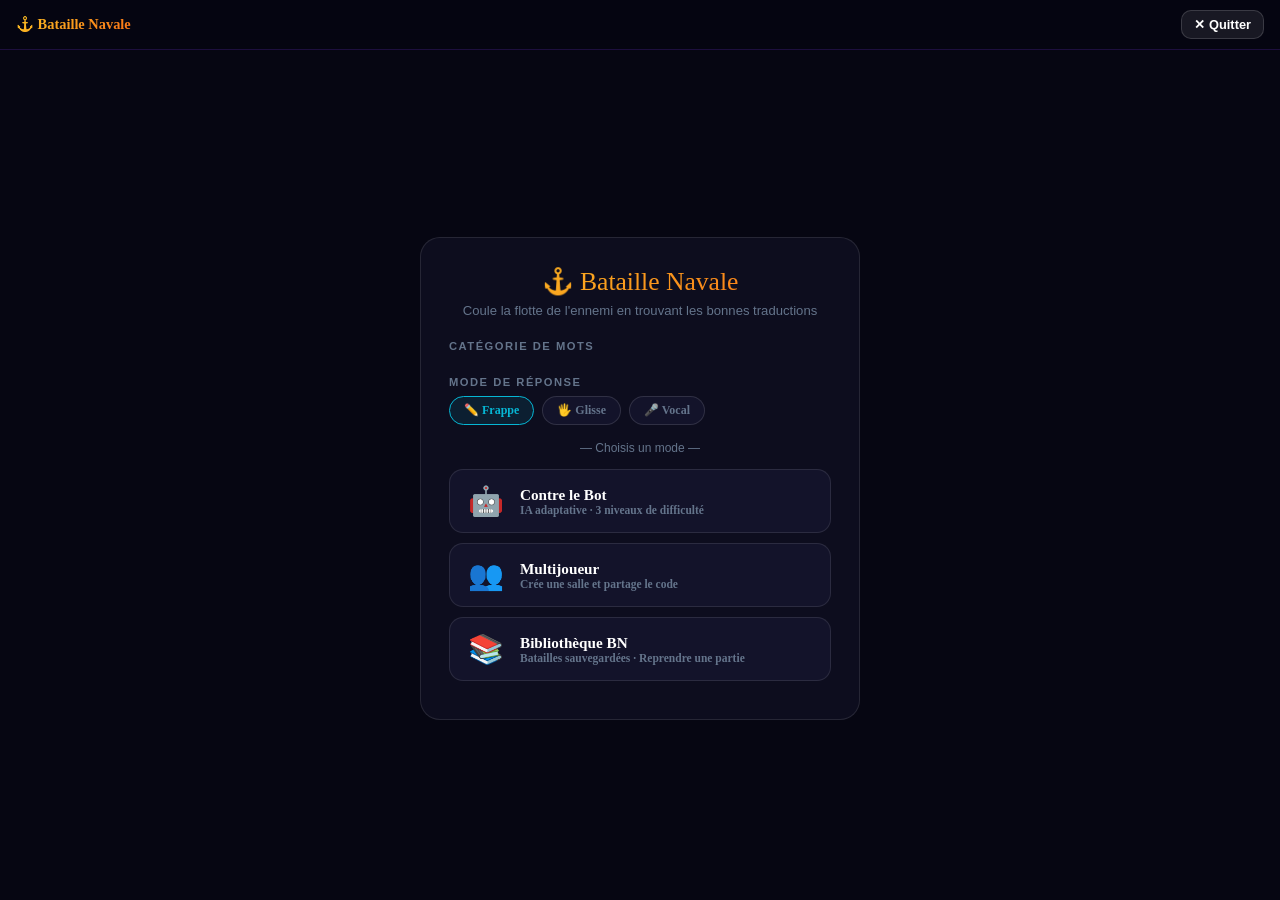
<file: bn-game.html>
<!DOCTYPE html>
<html lang="fr">
<head>
<meta charset="UTF-8">
<meta name="viewport" content="width=device-width,initial-scale=1,user-scalable=no">
<title>Bataille Navale Linguistique</title>
<style>
*{margin:0;padding:0;box-sizing:border-box;}
:root{
  --bg:#060612;--card:#0d0d1e;--card2:#13132a;
  --accent:#7c3aed;--accent2:#ec4899;--accent3:#06b6d4;--accent4:#fbbf24;
  --green:#10b981;--red:#ef4444;--muted:#64748b;--text:#f1f5f9;
}
body{font-family:'Nunito',sans-serif;background:var(--bg);color:var(--text);
  min-height:100vh;display:flex;flex-direction:column;overflow:hidden;}
@import url('https://fonts.googleapis.com/css2?family=Nunito:wght@400;700;800;900&family=Cinzel+Decorative:wght@700&display=swap');

/* ── SCREENS ── */
.scr{display:none;flex-direction:column;align-items:center;
  justify-content:center;width:100%;flex:1;padding:20px;}
.scr.on{display:flex;}

/* ── TOP BAR ── */
.top-bar{position:fixed;top:0;left:0;right:0;z-index:100;
  background:rgba(6,6,18,.9);backdrop-filter:blur(12px);
  border-bottom:1px solid rgba(124,58,237,.2);
  display:flex;align-items:center;gap:12px;padding:10px 16px;}
.top-title{font-family:'Cinzel Decorative',serif;font-size:.9rem;font-weight:700;
  background:linear-gradient(135deg,#fbbf24,#f97316);
  -webkit-background-clip:text;-webkit-text-fill-color:transparent;}
.top-bar-right{margin-left:auto;display:flex;gap:8px;align-items:center;}
.btn-close{background:rgba(255,255,255,.08);border:1px solid rgba(255,255,255,.15);
  border-radius:10px;padding:6px 12px;color:#fff;cursor:pointer;font-size:.8rem;font-weight:800;}

/* ── LOBBY ── */
.lobby-card{background:var(--card);border:1px solid rgba(255,255,255,.1);
  border-radius:20px;padding:28px;width:100%;max-width:440px;margin-top:56px;}
.lobby-title{font-family:'Cinzel Decorative',serif;font-size:1.6rem;
  text-align:center;margin-bottom:6px;
  background:linear-gradient(135deg,#fbbf24,#f97316);
  -webkit-background-clip:text;-webkit-text-fill-color:transparent;}
.lobby-sub{text-align:center;color:var(--muted);font-size:.82rem;margin-bottom:22px;}
.mode-btn{width:100%;padding:14px;border-radius:14px;border:1px solid rgba(255,255,255,.1);
  background:var(--card2);color:#fff;font-family:'Nunito';font-weight:900;
  font-size:.95rem;cursor:pointer;display:flex;align-items:center;gap:12px;
  margin-bottom:10px;transition:all .2s;}
.mode-btn:hover{border-color:var(--accent);background:rgba(124,58,237,.1);}
.mode-btn .mb-icon{font-size:1.8rem;width:44px;flex-shrink:0;}
.mode-btn .mb-text{text-align:left;}
.mode-btn .mb-label{font-size:.95rem;}
.mode-btn .mb-desc{font-size:.72rem;color:var(--muted);}
.divider{text-align:center;color:var(--muted);font-size:.75rem;margin:14px 0;}
.category-picker{display:flex;gap:8px;flex-wrap:wrap;justify-content:center;margin-bottom:16px;}
.cat-btn{padding:6px 14px;border-radius:20px;border:1px solid rgba(255,255,255,.12);
  background:var(--card2);color:var(--muted);font-family:'Nunito';font-weight:800;
  font-size:.75rem;cursor:pointer;transition:all .15s;}
.cat-btn.active{border-color:var(--accent3);color:var(--accent3);background:rgba(6,182,212,.1);}

/* ── GAME BOARD ── */
#scr-game{padding:60px 8px 8px;justify-content:flex-start;}
.game-wrap{display:flex;gap:12px;width:100%;max-width:900px;
  flex-direction:column;align-items:center;}

/* Boards */
.boards-row{display:flex;gap:16px;width:100%;justify-content:center;flex-wrap:wrap;}
.board-panel{display:flex;flex-direction:column;align-items:center;gap:6px;}
.board-title{font-size:.72rem;font-weight:900;letter-spacing:2px;text-transform:uppercase;
  color:var(--muted);}
.board-wrap{position:relative;}

/* Grid */
.bn-grid{display:grid;border:1px solid rgba(255,255,255,.15);border-radius:10px;overflow:hidden;}
.bn-grid .header-row{background:rgba(255,255,255,.05);font-size:.65rem;font-weight:900;
  color:var(--muted);display:flex;align-items:center;justify-content:center;
  padding:4px;}
.bn-cell{width:44px;height:44px;border:1px solid rgba(255,255,255,.06);
  display:flex;align-items:center;justify-content:center;
  font-size:.65rem;font-weight:800;cursor:pointer;
  transition:all .15s;position:relative;color:var(--muted);}
.bn-cell:hover{background:rgba(124,58,237,.15);}
.bn-cell.ship{background:rgba(124,58,237,.2)!important;}
.bn-cell.ship-selected{background:rgba(124,58,237,.4)!important;border-color:var(--accent);}
.bn-cell.hit{background:rgba(239,68,68,.3);color:#ef4444;}
.bn-cell.miss{background:rgba(100,116,139,.1);color:rgba(255,255,255,.2);}
.bn-cell.hit::after{content:'💥';font-size:1.1rem;}
.bn-cell.miss::after{content:'·';font-size:1.4rem;}
.bn-cell.sunk{background:rgba(239,68,68,.5)!important;border-color:#ef4444;}

/* Question panel */
.question-panel{background:var(--card);border:1px solid rgba(255,255,255,.1);
  border-radius:16px;padding:16px;width:100%;max-width:500px;}
.qp-label{font-size:.65rem;font-weight:900;letter-spacing:2px;text-transform:uppercase;
  color:var(--accent3);margin-bottom:8px;}
.qp-word{font-size:1.4rem;font-weight:900;margin-bottom:12px;color:#fff;}
.qp-coord{font-size:.78rem;color:var(--muted);margin-bottom:10px;}

/* Answer modes */
.ans-fill input{width:100%;background:rgba(255,255,255,.06);
  border:1.5px solid rgba(255,255,255,.12);border-radius:10px;
  padding:10px 14px;font-family:'Nunito';font-size:.95rem;font-weight:700;
  color:var(--text);outline:none;}
.ans-fill input:focus{border-color:var(--accent3);}
.ans-drag{min-height:50px;border:2px dashed rgba(255,255,255,.15);border-radius:10px;
  display:flex;align-items:center;justify-content:center;
  color:var(--muted);font-size:.82rem;transition:all .2s;}
.ans-drag.drag-over{border-color:var(--accent3);background:rgba(6,182,212,.08);}
.drag-chips{display:flex;gap:8px;flex-wrap:wrap;margin-bottom:10px;}
.drag-chip{padding:8px 16px;background:var(--card2);border:1px solid rgba(255,255,255,.15);
  border-radius:20px;font-weight:800;font-size:.82rem;cursor:grab;
  transition:all .15s;user-select:none;}
.drag-chip:active{cursor:grabbing;transform:scale(1.05);}
.drag-chip.used{opacity:.3;cursor:not-allowed;}
.ans-speak .mic-btn{width:64px;height:64px;border-radius:50%;border:none;
  background:linear-gradient(135deg,var(--accent),var(--accent2));
  font-size:1.6rem;cursor:pointer;margin:0 auto;display:block;
  box-shadow:0 0 0 0 rgba(124,58,237,.4);transition:all .2s;}
.ans-speak .mic-btn.listening{animation:micPulse 1s ease-in-out infinite;
  background:linear-gradient(135deg,#ef4444,#f97316);}
@keyframes micPulse{
  0%{box-shadow:0 0 0 0 rgba(239,68,68,.5);}
  70%{box-shadow:0 0 0 18px rgba(239,68,68,0);}
  100%{box-shadow:0 0 0 0 rgba(239,68,68,0);}
}
.speak-status{text-align:center;font-size:.78rem;color:var(--muted);margin-top:8px;min-height:20px;}
.ans-btns{display:flex;gap:8px;margin-top:10px;}
.btn-primary{flex:1;padding:10px;border:none;border-radius:10px;
  background:linear-gradient(135deg,var(--accent),var(--accent2));
  color:#fff;font-family:'Nunito';font-weight:900;cursor:pointer;transition:all .15s;}
.btn-primary:hover{filter:brightness(1.1);}
.btn-skip{padding:10px 16px;border:1px solid rgba(255,255,255,.12);
  border-radius:10px;background:transparent;color:var(--muted);
  font-family:'Nunito';font-weight:800;cursor:pointer;}

/* HP / status bar */
.status-bar{display:flex;gap:16px;align-items:center;
  background:var(--card2);border-radius:12px;padding:10px 16px;
  width:100%;max-width:500px;}
.hp-block{display:flex;flex-direction:column;gap:4px;flex:1;}
.hp-label{font-size:.65rem;font-weight:900;color:var(--muted);}
.hp-bar{height:8px;border-radius:4px;background:rgba(255,255,255,.08);}
.hp-fill{height:100%;border-radius:4px;transition:width .4s ease;}
.hp-fill.player{background:linear-gradient(90deg,#10b981,#06b6d4);}
.hp-fill.enemy{background:linear-gradient(90deg,#ef4444,#f97316);}

/* Result overlay */
.result-overlay{display:none;position:fixed;inset:0;background:rgba(0,0,0,.85);
  z-index:200;align-items:center;justify-content:center;flex-direction:column;gap:16px;}
.result-overlay.show{display:flex;}
.result-emoji{font-size:5rem;}
.result-title{font-family:'Cinzel Decorative',serif;font-size:1.6rem;text-align:center;}
.result-sub{color:var(--muted);font-size:.85rem;}
.result-btns{display:flex;gap:10px;flex-wrap:wrap;justify-content:center;margin-top:8px;}

/* Ship placement UI */
.placement-info{background:rgba(124,58,237,.1);border:1px solid rgba(124,58,237,.2);
  border-radius:12px;padding:10px 14px;font-size:.78rem;color:var(--muted);
  margin-bottom:10px;width:100%;max-width:500px;text-align:center;}
.ships-to-place{display:flex;gap:8px;flex-wrap:wrap;justify-content:center;margin-bottom:10px;}
.ship-chip{padding:6px 14px;border-radius:20px;background:var(--card2);
  border:1px solid rgba(124,58,237,.3);font-size:.75rem;font-weight:800;cursor:pointer;}
.ship-chip.active{background:rgba(124,58,237,.3);border-color:var(--accent);}
.ship-chip.placed{border-color:var(--green);color:var(--green);}
</style>
</head>
<body>

<!-- ══ TOP BAR ══ -->
<div class="top-bar">
  <div class="top-title">⚓ Bataille Navale</div>
  <div class="top-bar-right">
    <div id="tb-mode" style="font-size:.72rem;color:var(--muted);font-weight:800;"></div>
    <button class="btn-close" onclick="window.parent.postMessage('close','*')">✕ Quitter</button>
  </div>
</div>

<!-- ══ LOBBY ══ -->
<div class="scr on" id="scr-lobby">
  <div class="lobby-card">
    <div class="lobby-title">⚓ Bataille Navale</div>
    <div class="lobby-sub">Coule la flotte de l'ennemi en trouvant les bonnes traductions</div>

    <!-- Category picker -->
    <div style="font-size:.7rem;font-weight:900;color:var(--muted);letter-spacing:1.5px;
      text-transform:uppercase;margin-bottom:8px;">Catégorie de mots</div>
    <div class="category-picker" id="cat-picker"></div>

    <!-- Answer mode -->
    <div style="font-size:.7rem;font-weight:900;color:var(--muted);letter-spacing:1.5px;
      text-transform:uppercase;margin-bottom:8px;margin-top:4px;">Mode de réponse</div>
    <div style="display:flex;gap:8px;margin-bottom:16px;" id="mode-picker">
      <button class="cat-btn active" data-mode="fill" onclick="setAnsMode('fill',this)">✏️ Frappe</button>
      <button class="cat-btn" data-mode="drag" onclick="setAnsMode('drag',this)">🖐 Glisse</button>
      <button class="cat-btn" data-mode="speak" onclick="setAnsMode('speak',this)">🎤 Vocal</button>
    </div>

    <div class="divider">— Choisis un mode —</div>
    <button class="mode-btn" onclick="startVsBot()">
      <div class="mb-icon">🤖</div>
      <div class="mb-text">
        <div class="mb-label">Contre le Bot</div>
        <div class="mb-desc">IA adaptative · 3 niveaux de difficulté</div>
      </div>
    </button>
    <button class="mode-btn" onclick="startVsFriend()">
      <div class="mb-icon">👥</div>
      <div class="mb-text">
        <div class="mb-label">Multijoueur</div>
        <div class="mb-desc">Crée une salle et partage le code</div>
      </div>
    </button>
    <button class="mode-btn" onclick="openLibrary()">
      <div class="mb-icon">📚</div>
      <div class="mb-text">
        <div class="mb-label">Bibliothèque BN</div>
        <div class="mb-desc">Batailles sauvegardées · Reprendre une partie</div>
      </div>
    </button>
  </div>
</div>

<!-- ══ PLACEMENT ══ -->
<div class="scr" id="scr-placement">
  <div style="margin-top:56px;width:100%;max-width:520px;">
    <div style="font-size:.72rem;font-weight:900;letter-spacing:2px;text-transform:uppercase;
      color:var(--accent);margin-bottom:8px;text-align:center;">Positionne ta flotte</div>
    <div class="placement-info">Clique sur une cellule pour placer un bateau.
      Clique sur un bateau placé pour le retirer.</div>
    <div class="ships-to-place" id="ships-to-place"></div>
    <div class="board-panel" style="margin-bottom:12px;">
      <div class="board-title">🗺 Ta Grille</div>
      <div id="my-placement-grid"></div>
    </div>
    <div style="display:flex;gap:8px;justify-content:center;">
      <button class="btn-primary" onclick="autoPlace()">🎲 Placement Auto</button>
      <button class="btn-primary" style="background:linear-gradient(135deg,var(--green),var(--accent3));"
        id="btn-ready" onclick="confirmPlacement()" disabled>✓ Prêt !</button>
    </div>
  </div>
</div>

<!-- ══ GAME ══ -->
<div class="scr" id="scr-game">
  <div class="game-wrap">
    <div class="status-bar">
      <div class="hp-block">
        <div class="hp-label">🧙 Toi</div>
        <div class="hp-bar"><div class="hp-fill player" id="hp-player" style="width:100%;"></div></div>
      </div>
      <div style="font-size:.7rem;font-weight:900;color:var(--muted);" id="turn-indicator">Ton tour</div>
      <div class="hp-block">
        <div class="hp-label">🤖 Ennemi</div>
        <div class="hp-bar"><div class="hp-fill enemy" id="hp-enemy" style="width:100%;"></div></div>
      </div>
    </div>

    <div class="boards-row">
      <!-- Enemy grid (player attacks here) -->
      <div class="board-panel">
        <div class="board-title">⚔️ Attaque</div>
        <div id="enemy-grid"></div>
      </div>
      <!-- Player grid (bot attacks here) -->
      <div class="board-panel">
        <div class="board-title">🛡 Ta Flotte</div>
        <div id="player-grid"></div>
      </div>
    </div>

    <!-- Question panel -->
    <div class="question-panel">
      <div class="qp-label">🎯 Cible sélectionnée</div>
      <div id="qp-coord" class="qp-coord">Clique sur une case ennemie pour attaquer</div>
      <div id="qp-word" class="qp-word" style="display:none;"></div>

      <!-- Fill mode -->
      <div id="ans-fill" class="ans-fill" style="display:none;">
        <input id="fill-input" placeholder="Tape la traduction..." onkeydown="if(event.key==='Enter')submitAnswer()">
      </div>

      <!-- Drag mode -->
      <div id="ans-drag" style="display:none;">
        <div class="drag-chips" id="drag-chips"></div>
        <div class="ans-drag" id="drag-target"
          ondragover="event.preventDefault();this.classList.add('drag-over')"
          ondragleave="this.classList.remove('drag-over')"
          ondrop="handleDrop(event)">
          Dépose la bonne traduction ici
        </div>
      </div>

      <!-- Speak mode -->
      <div id="ans-speak" class="ans-speak" style="display:none;">
        <button class="mic-btn" id="mic-btn" onclick="startListening()">🎤</button>
        <div class="speak-status" id="speak-status">Appuie sur le micro</div>
      </div>

      <div class="ans-btns" id="ans-btns" style="display:none;">
        <button class="btn-primary" onclick="submitAnswer()">Tirer !</button>
        <button class="btn-skip" onclick="skipAttack()">Passer</button>
      </div>
    </div>
  </div>
</div>

<!-- ══ LIBRARY ══ -->
<div class="scr" id="scr-library">
  <div style="margin-top:56px;width:100%;max-width:520px;">
    <div style="display:flex;gap:10px;margin-bottom:16px;align-items:center;">
      <button class="btn-skip" onclick="show('scr-lobby')">‹ Retour</button>
      <div style="font-family:'Cinzel Decorative',serif;font-size:1rem;
        background:linear-gradient(135deg,#fbbf24,#f97316);
        -webkit-background-clip:text;-webkit-text-fill-color:transparent;">Bibliothèque BN</div>
    </div>
    <div id="library-list"></div>
    <button onclick="generateBN()" style="width:100%;margin-top:12px;"
      class="mode-btn">
      <div class="mb-icon">⚡</div>
      <div class="mb-text">
        <div class="mb-label">Générer une Bataille</div>
        <div class="mb-desc">Crée une nouvelle grille depuis les mots actuels</div>
      </div>
    </button>
  </div>
</div>

<!-- ══ RESULT OVERLAY ══ -->
<div class="result-overlay" id="result-overlay">
  <div class="result-emoji" id="res-emoji">🏆</div>
  <div class="result-title" id="res-title">Victoire !</div>
  <div class="result-sub" id="res-sub"></div>
  <div class="result-btns">
    <button class="btn-primary" onclick="restartGame()">🔄 Rejouer</button>
    <button class="btn-primary" style="background:linear-gradient(135deg,var(--green),var(--accent3));"
      onclick="saveBattle()">💾 Sauvegarder</button>
    <button class="btn-skip" onclick="window.parent.postMessage({type:'studyChapter'},'*')">📚 Réviser</button>
    <button class="btn-skip" onclick="window.parent.postMessage('close','*')">✕ Quitter</button>
  </div>
</div>

<script>
// ══════════════════════════════════════════════════════════
//  BATAILLE NAVALE LINGUISTIQUE — v1.0
// ══════════════════════════════════════════════════════════

const COLS=7, ROWS=6;
// X-axis = word categories, Y-axis = word index within category
const CATEGORIES=[
  {id:'noun',   label:'Noms',         icon:'📦', color:'#7c3aed'},
  {id:'verb',   label:'Verbes',       icon:'⚡', color:'#06b6d4'},
  {id:'adj',    label:'Adjectifs',    icon:'🎨', color:'#10b981'},
  {id:'adv',    label:'Adverbes',     icon:'💫', color:'#fbbf24'},
  {id:'pron',   label:'Pronoms',      icon:'👤', color:'#f97316'},
  {id:'phrase', label:'Phrases',      icon:'💬', color:'#ec4899'},
  {id:'mixed',  label:'Mixte',        icon:'🎲', color:'#64748b'},
];
const ROW_LABELS=['1','2','3','4','5','6'];
const COL_LABELS=CATEGORIES.map(c=>c.icon);

const SHIP_CONFIG=[
  {name:'Cuirassé',   size:4, icon:'🚢', count:1},
  {name:'Croiseur',   size:3, icon:'⛵', count:2},
  {name:'Destroyer',  size:2, icon:'🛥',  count:3},
  {name:'Sous-marin', size:1, icon:'🔵', count:2},
];

let WD={}, CHAPTERS=null, nL='fr', tL='en';
let _practiceWids=null, currentCat='mixed';
let ansMode='fill';

// Game state
let G={
  playerBoard: [],   // 6x7 grid
  enemyBoard:  [],
  playerShips: [],
  enemyShips:  [],
  pendingCell:  null,
  turn:        'player', // 'player' | 'enemy'
  mode:        'bot',    // 'bot' | 'friend'
  botDiff:     1,        // 0=easy,1=med,2=hard
  pHP: 100, eHP: 100,
  wordMap:     {},       // col→[words for that category]
  activeQ:     null,
};

// ── Word data from parent ──────────────────────────────────
window.addEventListener('message', e=>{
  if(e.data?.type==='wordData'){
    WD=e.data.words||{};
    CHAPTERS=e.data.chapters||null;
    if(e.data.nL) nL=e.data.nL;
    if(e.data.tL) tL=e.data.tL;
    if(e.data.practiceWids) _practiceWids=e.data.practiceWids;
    buildCatPicker();
    buildWordMap();
  }
});
window.parent.postMessage({type:'getWordData'},'*');

// Fallback if no parent
setTimeout(()=>{
  if(Object.keys(WD).length===0){
    WD={hello:{fr:'Bonjour',en:'Hello',es:'Hola'},
        cat:{fr:'Chat',en:'Cat',es:'Gato'},
        dog:{fr:'Chien',en:'Dog',es:'Perro'},
        house:{fr:'Maison',en:'House',es:'Casa'},
        book:{fr:'Livre',en:'Book',es:'Libro'},
        eat:{fr:'Manger',en:'Eat',es:'Comer'},
        run:{fr:'Courir',en:'Run',es:'Correr'},
        big:{fr:'Grand',en:'Big',es:'Grande'},
        small:{fr:'Petit',en:'Small',es:'Petit'},
        happy:{fr:'Heureux',en:'Happy',es:'Feliz'}};
    buildCatPicker(); buildWordMap();
  }
},1500);

// ── Helpers ───────────────────────────────────────────────
function show(id){ document.querySelectorAll('.scr').forEach(s=>s.classList.remove('on')); document.getElementById(id).classList.add('on'); }
function mkGrid(){ return Array.from({length:ROWS},()=>Array(COLS).fill(0)); }
function rnd(min,max){ return Math.floor(Math.random()*(max-min+1))+min; }

// ── Build word map per category ────────────────────────────
// Rough categorization from word IDs
const CAT_RULES={
  verb: /^(eat|run|swim|cook|draw|sing|dance|paint|hike|travel|plan|dream|suggest|explain|describe|compare|prefer|remember|forget|succeed|fail|agree|disagree|argue|analyze|evaluate|debate|negotiate|persuade|prove|assume|imply|claim|promise|rest|speak|build|find|know|think|believe|live|make|use|read|write|study|buy|sell|help|ask|say|tell|answer|fear|doubt|wish|can|need|want)$/,
  adj:  /^(big|small|fast|slow|good|bad|happy|sad|tired|hot|cold_adj|important|necessary|precise|subtle|coherent|ambiguous|abstract_adj|formal|informal|excited|bored|scared|surprised|angry|cheap|expensive)$/,
  adv:  /^(always|sometimes|never|before|after|during|although|however|therefore|moreover|nevertheless|because|already|just|yet|today|tomorrow)$/,
  pron: /^(yes|no|one|two|three|four|five|ten|twenty|hundred)$/,
};
function catOfWord(id){
  if(CAT_RULES.verb.test(id)) return 'verb';
  if(CAT_RULES.adj.test(id))  return 'adj';
  if(CAT_RULES.adv.test(id))  return 'adv';
  if(CAT_RULES.pron.test(id)) return 'pron';
  return 'noun';
}

function buildWordMap(){
  const pool=_practiceWids||Object.keys(WD).filter(id=>WD[id][nL]&&WD[id][tL]);
  G.wordMap={noun:[],verb:[],adj:[],adv:[],pron:[],phrase:[],mixed:[]};
  pool.forEach(id=>{
    const cat=catOfWord(id);
    G.wordMap[cat].push({id,native:WD[id][nL],target:WD[id][tL]});
    G.wordMap.mixed.push({id,native:WD[id][nL],target:WD[id][tL]});
  });
  // Add chapter sentences as phrases
  if(CHAPTERS){
    Object.values(CHAPTERS).flat().forEach(ch=>{
      const sN=ch.sents?.[nL]||[], sT=ch.sents?.[tL]||[];
      sN.forEach((s,i)=>{ if(s&&sT[i]) G.wordMap.phrase.push({id:'sent_'+i,native:s,target:sT[i]}); });
    });
  }
}

function buildCatPicker(){
  const el=document.getElementById('cat-picker'); if(!el) return;
  el.innerHTML='';
  CATEGORIES.forEach(c=>{
    const btn=document.createElement('button');
    btn.className='cat-btn'+(c.id===currentCat?' active':'');
    btn.innerHTML=c.icon+' '+c.label;
    btn.onclick=()=>{
      currentCat=c.id; buildWordMap();
      document.querySelectorAll('.cat-btn').forEach(b=>b.classList.remove('active'));
      btn.classList.add('active');
    };
    el.appendChild(btn);
  });
}

function setAnsMode(mode,btn){
  ansMode=mode;
  document.querySelectorAll('#mode-picker .cat-btn').forEach(b=>b.classList.remove('active'));
  btn.classList.add('active');
}

// ── Draw grid ──────────────────────────────────────────────
function drawGrid(containerId, board, clickable, showShips){
  const el=document.getElementById(containerId); if(!el) return;
  const cellSize=44;
  el.innerHTML='';
  const wrap=document.createElement('div');
  wrap.style.cssText='display:grid;grid-template-columns:repeat('+(COLS+1)+','+(cellSize)+'px);gap:1px;';

  // Corner
  const corner=document.createElement('div');
  corner.style.cssText='width:'+cellSize+'px;height:'+cellSize+'px;display:flex;align-items:center;justify-content:center;';
  wrap.appendChild(corner);

  // Col headers (categories)
  CATEGORIES.forEach((c,ci)=>{
    const h=document.createElement('div');
    h.style.cssText='width:'+cellSize+'px;height:'+cellSize+'px;display:flex;align-items:center;justify-content:center;font-size:.85rem;background:rgba(255,255,255,.04);';
    h.title=c.label;
    h.textContent=c.icon;
    wrap.appendChild(h);
  });

  // Rows
  for(let r=0;r<ROWS;r++){
    // Row header
    const rh=document.createElement('div');
    rh.style.cssText='width:'+cellSize+'px;height:'+cellSize+'px;display:flex;align-items:center;justify-content:center;font-size:.75rem;font-weight:900;color:var(--muted);background:rgba(255,255,255,.04);';
    rh.textContent=ROW_LABELS[r];
    wrap.appendChild(rh);

    for(let c=0;c<COLS;c++){
      const cell=document.createElement('div');
      cell.className='bn-cell';
      const state=board[r][c];
      if(state==='hit')  {cell.classList.add('hit');}
      else if(state==='miss') {cell.classList.add('miss');}
      else if(state==='sunk') {cell.classList.add('sunk');}
      else if(showShips&&state==='ship') {cell.classList.add('ship');}
      else if(showShips&&state==='selected') {cell.classList.add('ship-selected');}

      if(clickable&&state!=='hit'&&state!=='miss'&&state!=='sunk'){
        cell.onclick=()=>selectCell(r,c);
        cell.style.cursor='pointer';
      }
      cell.dataset.r=r; cell.dataset.c=c;
      wrap.appendChild(cell);
    }
  }
  el.appendChild(wrap);
}

// ── Ship placement ─────────────────────────────────────────
let placementState={ships:[],selectedShipIdx:0,orientation:'h'};

function startPlacement(){
  show('scr-placement');
  G.playerBoard=mkGrid();
  placementState={ships:[],selectedShipIdx:0,orientation:'h'};

  // Build ship list
  const shipsToPlace=[];
  SHIP_CONFIG.forEach(cfg=>{
    for(let i=0;i<cfg.count;i++) shipsToPlace.push({...cfg,placed:false});
  });
  placementState.shipsToPlace=shipsToPlace;

  renderShipChips();
  drawGrid('my-placement-grid',G.playerBoard,true,true);

  // Placement click handler
  document.querySelectorAll('#my-placement-grid .bn-cell').forEach(cell=>{
    cell.onclick=()=>placeShipAt(+cell.dataset.r,+cell.dataset.c);
  });
}

function renderShipChips(){
  const el=document.getElementById('ships-to-place'); if(!el) return;
  el.innerHTML='';
  placementState.shipsToPlace.forEach((s,i)=>{
    const chip=document.createElement('span');
    chip.className='ship-chip'+(s.placed?' placed':'')+(i===placementState.selectedShipIdx&&!s.placed?' active':'');
    chip.textContent=s.icon+' '+s.name+' ('+s.size+')';
    chip.onclick=()=>{ if(!s.placed) placementState.selectedShipIdx=i; renderShipChips(); };
    el.appendChild(chip);
  });
  // Check if all placed
  const allPlaced=placementState.shipsToPlace.every(s=>s.placed);
  document.getElementById('btn-ready').disabled=!allPlaced;
}

function placeShipAt(r,c){
  const ships=placementState.shipsToPlace;
  const idx=placementState.selectedShipIdx;
  const ship=ships[idx]; if(!ship||ship.placed) return;
  const size=ship.size;
  const orient=placementState.orientation;

  // Check bounds and empty
  const cells=[];
  for(let i=0;i<size;i++){
    const nr=orient==='h'?r:r+i, nc=orient==='h'?c+i:c;
    if(nr>=ROWS||nc>=COLS||G.playerBoard[nr][nc]!==0) return;
    cells.push([nr,nc]);
  }
  cells.forEach(([nr,nc])=>G.playerBoard[nr][nc]='ship');
  ship.placed=true;
  G.playerShips.push({...ship,cells});

  // Auto-select next unplaced
  const nextIdx=ships.findIndex((s,i)=>!s.placed&&i>idx);
  placementState.selectedShipIdx=nextIdx>=0?nextIdx:idx;

  renderShipChips();
  drawGrid('my-placement-grid',G.playerBoard,true,true);
  // Re-attach placement clicks
  document.querySelectorAll('#my-placement-grid .bn-cell').forEach(cell=>{
    cell.onclick=()=>placeShipAt(+cell.dataset.r,+cell.dataset.c);
  });
}

function autoPlace(){
  G.playerBoard=mkGrid(); G.playerShips=[];
  placementState.shipsToPlace.forEach((ship,idx)=>{
    let placed=false,tries=0;
    while(!placed&&tries<200){
      tries++;
      const orient=Math.random()>.5?'h':'v';
      const r=rnd(0,ROWS-1-(orient==='v'?ship.size-1:0));
      const c=rnd(0,COLS-1-(orient==='h'?ship.size-1:0));
      const cells=[];
      let ok=true;
      for(let i=0;i<ship.size;i++){
        const nr=orient==='h'?r:r+i, nc=orient==='h'?c+i:c;
        if(nr>=ROWS||nc>=COLS||G.playerBoard[nr][nc]!==0){ok=false;break;}
        cells.push([nr,nc]);
      }
      if(ok){
        cells.forEach(([nr,nc])=>G.playerBoard[nr][nc]='ship');
        G.playerShips.push({...ship,cells,sunk:false});
        placementState.shipsToPlace[idx].placed=true;
        placed=true;
      }
    }
  });
  renderShipChips();
  drawGrid('my-placement-grid',G.playerBoard,true,true);
  document.getElementById('btn-ready').disabled=false;
}

function confirmPlacement(){
  startGameRound();
}

// ── Start game ─────────────────────────────────────────────
function startVsBot(){
  G.mode='bot'; G.pHP=100; G.eHP=100;
  document.getElementById('tb-mode').textContent='🤖 vs Bot';
  buildWordMap();
  startPlacement();
}
function startVsFriend(){
  toast('Mode multijoueur — bientôt disponible !'); // Coming soon
}

function startGameRound(){
  // Build enemy board with auto-placed ships
  G.enemyBoard=mkGrid(); G.enemyShips=[];
  const shipsCopy=JSON.parse(JSON.stringify(SHIP_CONFIG));
  shipsCopy.forEach(cfg=>{
    for(let i=0;i<cfg.count;i++){
      let placed=false,tries=0;
      while(!placed&&tries<200){
        tries++;
        const orient=Math.random()>.5?'h':'v';
        const r=rnd(0,ROWS-1-(orient==='v'?cfg.size-1:0));
        const c=rnd(0,COLS-1-(orient==='h'?cfg.size-1:0));
        const cells=[];let ok=true;
        for(let k=0;k<cfg.size;k++){
          const nr=orient==='h'?r:r+k, nc=orient==='h'?c+k:c;
          if(nr>=ROWS||nc>=COLS||G.enemyBoard[nr][nc]!==0){ok=false;break;}
          cells.push([nr,nc]);
        }
        if(ok){
          cells.forEach(([nr,nc])=>G.enemyBoard[nr][nc]='ship');
          G.enemyShips.push({...cfg,cells,sunk:false});
          placed=true;
        }
      }
    }
  });

  G.turn='player'; G.pendingCell=null; G.activeQ=null;
  show('scr-game');
  renderBoards();
  updateHP();
  document.getElementById('qp-word').style.display='none';
  document.getElementById('ans-btns').style.display='none';
  document.getElementById('qp-coord').textContent='Clique sur une case ennemie pour attaquer';
}

function renderBoards(){
  // Enemy grid — clickable (attack)
  drawGrid('enemy-grid',G.enemyBoard,true,false);
  document.querySelectorAll('#enemy-grid .bn-cell').forEach(cell=>{
    const r=+cell.dataset.r, c=+cell.dataset.c;
    const state=G.enemyBoard[r][c];
    if(state!=='hit'&&state!=='miss'&&state!=='sunk'&&G.turn==='player'){
      cell.onclick=()=>selectCell(r,c);
    }
  });

  // Player grid — show ships, not clickable
  drawGrid('player-grid',G.playerBoard,false,true);
}

function selectCell(r,c){
  if(G.turn!=='player') return;
  if(G.enemyBoard[r][c]==='hit'||G.enemyBoard[r][c]==='miss'||G.enemyBoard[r][c]==='sunk') return;

  G.pendingCell={r,c};
  const catIcon=CATEGORIES[c].icon;
  const catLabel=CATEGORIES[c].label;
  document.getElementById('qp-coord').textContent=`Attaque: ${catIcon} ${catLabel} — Ligne ${ROW_LABELS[r]}`;

  // Pick a word from this category
  const words=(G.wordMap[CATEGORIES[c].id]||G.wordMap.mixed||[]);
  const word=words[r%words.length]||words[0];
  G.activeQ=word;

  if(!word){ submitAnswer(); return; }

  document.getElementById('qp-word').textContent=word.native;
  document.getElementById('qp-word').style.display='block';

  // Show answer UI
  showAnsMode();
  document.getElementById('ans-btns').style.display='flex';

  // Highlight selected cell
  document.querySelectorAll('#enemy-grid .bn-cell').forEach(cell=>cell.classList.remove('ship-selected'));
  const targetCell=document.querySelector(`#enemy-grid .bn-cell[data-r="${r}"][data-c="${c}"]`);
  if(targetCell) targetCell.classList.add('ship-selected');
}

function showAnsMode(){
  document.getElementById('ans-fill').style.display='none';
  document.getElementById('ans-drag').style.display='none';
  document.getElementById('ans-speak').style.display='none';
  document.getElementById('ans-'+ansMode).style.display='block';

  if(ansMode==='fill'){
    const inp=document.getElementById('fill-input');
    if(inp){ inp.value=''; setTimeout(()=>inp.focus(),100); }
  }
  if(ansMode==='drag'){
    // Build chips: 1 correct + 3 distractors
    const correct=G.activeQ?.target||'';
    const all=(G.wordMap[currentCat]||G.wordMap.mixed||[]).map(w=>w.target).filter(t=>t!==correct);
    const distractors=all.sort(()=>Math.random()-.5).slice(0,3);
    const opts=[correct,...distractors].sort(()=>Math.random()-.5);
    const chips=document.getElementById('drag-chips');
    chips.innerHTML=opts.map((o,i)=>
      `<span class="drag-chip" draggable="true"
        ondragstart="event.dataTransfer.setData('text',this.textContent)">${o}</span>`
    ).join('');
    document.getElementById('drag-target').textContent='Dépose la bonne traduction ici';
    document.getElementById('drag-target').classList.remove('drag-over');
  }
  if(ansMode==='speak'){
    document.getElementById('speak-status').textContent='Appuie sur le micro';
    const btn=document.getElementById('mic-btn');
    if(btn){ btn.textContent='🎤'; btn.classList.remove('listening'); }
  }
}

function handleDrop(event){
  event.preventDefault();
  const val=event.dataTransfer.getData('text');
  event.target.textContent=val;
  event.target.classList.remove('drag-over');
  // Immediately validate
  const correct=(G.activeQ?.target||'').toLowerCase().trim();
  const given=val.toLowerCase().trim();
  processResult(correct===given||correct.includes(given)||given.includes(correct));
}

function startListening(){
  const SR=window.SpeechRecognition||window.webkitSpeechRecognition;
  if(!SR){ processResult(true); return; } // fallback: auto-succeed
  const rec=new SR();
  const langMap={fr:'fr-FR',en:'en-GB',es:'es-ES',de:'de-DE',cs:'cs-CZ'};
  rec.lang=langMap[nL]||'fr-FR';
  rec.onstart=()=>{
    document.getElementById('speak-status').textContent='🔴 Je vous écoute...';
    document.getElementById('mic-btn').classList.add('listening');
  };
  rec.onresult=(e)=>{
    const heard=e.results[0][0].transcript.toLowerCase().trim();
    document.getElementById('speak-status').textContent='Entendu: '+heard;
    document.getElementById('mic-btn').classList.remove('listening');
    const correct=(G.activeQ?.native||'').toLowerCase();
    processResult(heard.includes(correct)||correct.includes(heard));
  };
  rec.onerror=()=>{
    document.getElementById('mic-btn').classList.remove('listening');
    document.getElementById('speak-status').textContent='Erreur — réessaie';
  };
  rec.start();
}

function submitAnswer(){
  const mode=ansMode;
  let correct=(G.activeQ?.target||'').toLowerCase().trim();
  if(!G.activeQ){ processResult(true); return; }

  if(mode==='fill'){
    const val=(document.getElementById('fill-input').value||'').toLowerCase().trim();
    processResult(val===correct||correct.includes(val)||val.includes(correct));
  } else if(mode==='drag'){
    const val=(document.getElementById('drag-target').textContent||'').toLowerCase().trim();
    processResult(val===correct||correct.includes(val)||val.includes(correct));
  }
  // speak is handled by startListening()
}

function processResult(success){
  const {r,c}=G.pendingCell||{r:0,c:0};
  const isShip=G.enemyBoard[r][c]==='ship';

  document.getElementById('ans-btns').style.display='none';
  document.getElementById('qp-word').style.display='none';

  if(success&&isShip){
    G.enemyBoard[r][c]='hit';
    G.eHP=Math.max(0,G.eHP-Math.round(100/totalShipCells(G.enemyShips)));
    checkSunk(G.enemyShips,G.enemyBoard);
    showMsg('💥 Touché !','#ef4444');
  } else if(success&&!isShip){
    G.enemyBoard[r][c]='miss';
    showMsg('💧 À l\'eau !','#06b6d4');
  } else {
    G.enemyBoard[r][c]=G.enemyBoard[r][c]==='ship'?'ship':'miss';
    showMsg('❌ Raté — la case est saine','#64748b');
  }

  updateHP();
  renderBoards();
  G.pendingCell=null; G.activeQ=null;
  document.getElementById('qp-coord').textContent='Clique sur une case ennemie pour attaquer';

  if(G.eHP<=0){ setTimeout(()=>endGame(true),800); return; }
  if(G.pHP<=0){ setTimeout(()=>endGame(false),800); return; }

  // Bot turn
  setTimeout(botTurn, 1200);
}

function skipAttack(){
  document.getElementById('ans-btns').style.display='none';
  document.getElementById('qp-word').style.display='none';
  G.pendingCell=null; G.activeQ=null;
  document.getElementById('qp-coord').textContent='Clique sur une case ennemie pour attaquer';
}

function totalShipCells(ships){ return ships.reduce((a,s)=>a+s.size,0)||10; }

function checkSunk(ships,board){
  ships.forEach(ship=>{
    if(!ship.sunk&&ship.cells.every(([r,c])=>board[r][c]==='hit')){
      ship.sunk=true;
      ship.cells.forEach(([r,c])=>board[r][c]='sunk');
      showMsg('🔥 '+ship.name+' coulé !','#f97316');
    }
  });
}

function showMsg(msg,color){
  document.getElementById('turn-indicator').style.color=color;
  document.getElementById('turn-indicator').textContent=msg;
  setTimeout(()=>{
    document.getElementById('turn-indicator').style.color='var(--muted)';
    document.getElementById('turn-indicator').textContent='Ton tour';
  },2000);
}

// ── Bot AI ─────────────────────────────────────────────────
let botMemory={hits:[],nextTargets:[]};

function botTurn(){
  let r,c;
  if(botMemory.nextTargets.length){
    [r,c]=botMemory.nextTargets.shift();
    // Skip if already attacked
    if(G.playerBoard[r][c]==='hit'||G.playerBoard[r][c]==='miss'){botTurn();return;}
  } else {
    // Random untouched cell
    const avail=[];
    for(let rr=0;rr<ROWS;rr++) for(let cc=0;cc<COLS;cc++)
      if(G.playerBoard[rr][cc]==='0'||G.playerBoard[rr][cc]===0||G.playerBoard[rr][cc]==='ship')
        avail.push([rr,cc]);
    if(!avail.length) return;
    [r,c]=avail[Math.floor(Math.random()*avail.length)];
  }

  const isShip=G.playerBoard[r][c]==='ship';
  if(isShip){
    G.playerBoard[r][c]='hit';
    G.pHP=Math.max(0,G.pHP-Math.round(100/totalShipCells(G.playerShips)));
    checkSunk(G.playerShips,G.playerBoard);
    // Queue adjacent cells
    [[r-1,c],[r+1,c],[r,c-1],[r,c+1]].forEach(([nr,nc])=>{
      if(nr>=0&&nr<ROWS&&nc>=0&&nc<COLS&&G.playerBoard[nr][nc]!=='hit'&&G.playerBoard[nr][nc]!=='miss')
        botMemory.nextTargets.push([nr,nc]);
    });
    document.getElementById('turn-indicator').textContent='🤖 Touché !';
  } else {
    G.playerBoard[r][c]='miss';
    document.getElementById('turn-indicator').textContent='🤖 À l\'eau...';
  }

  updateHP();
  renderBoards();

  if(G.pHP<=0){ setTimeout(()=>endGame(false),800); return; }
  setTimeout(()=>{
    document.getElementById('turn-indicator').textContent='Ton tour';
  },1500);
}

// ── HP ─────────────────────────────────────────────────────
function updateHP(){
  document.getElementById('hp-player').style.width=G.pHP+'%';
  document.getElementById('hp-enemy').style.width=G.eHP+'%';
}

// ── End game ───────────────────────────────────────────────
function endGame(win){
  document.getElementById('res-emoji').textContent=win?'🏆':'💀';
  document.getElementById('res-title').textContent=win?'Victoire !':'Défaite...';
  document.getElementById('res-sub').textContent=win?
    'Tu as coulé toute la flotte ennemie ! 🎉':
    'Ta flotte a été détruite... Réessaie !';
  document.getElementById('result-overlay').classList.add('show');
  lastResult={win, date:new Date().toISOString(), nL, tL, cat:currentCat};
  // Send result to parent app — coins awarded there
  window.parent.postMessage({type:'gameResult', won:win, myScore: win?1:0, game:'bn'},'*');
}

function restartGame(){ document.getElementById('result-overlay').classList.remove('show'); startVsBot(); }

// ── Library ─────────────────────────────────────────────────
let savedBattles=JSON.parse(localStorage.getItem('lq_bn_library')||'[]');
let lastResult=null;

function saveBattle(){
  if(!lastResult) return;
  savedBattles.unshift({...lastResult, id:Date.now()});
  if(savedBattles.length>20) savedBattles.pop();
  localStorage.setItem('lq_bn_library',JSON.stringify(savedBattles));
  toast('💾 Partie sauvegardée !');
  document.getElementById('result-overlay').classList.remove('show');
}

function openLibrary(){
  show('scr-library');
  renderLibrary();
}

function renderLibrary(){
  const el=document.getElementById('library-list'); if(!el) return;
  savedBattles=JSON.parse(localStorage.getItem('lq_bn_library')||'[]');
  if(!savedBattles.length){
    el.innerHTML='<div style="color:var(--muted);text-align:center;padding:28px;font-size:.85rem;">Aucune partie sauvegardée</div>';
    return;
  }
  el.innerHTML=savedBattles.map((b,i)=>`
    <div style="background:var(--card2);border:1px solid rgba(255,255,255,.08);
      border-radius:12px;padding:12px 16px;margin-bottom:8px;display:flex;
      align-items:center;gap:12px;">
      <div style="font-size:1.4rem;">${b.win?'🏆':'💀'}</div>
      <div style="flex:1;">
        <div style="font-weight:900;font-size:.85rem;">${b.win?'Victoire':'Défaite'} — ${b.cat||'mixte'}</div>
        <div style="font-size:.7rem;color:var(--muted);">${new Date(b.date).toLocaleDateString()}</div>
      </div>
      <button onclick="deleteBattle(${i})"
        style="background:none;border:none;color:var(--muted);cursor:pointer;font-size:.9rem;">🗑</button>
    </div>`
  ).join('');
}

function deleteBattle(i){
  savedBattles.splice(i,1);
  localStorage.setItem('lq_bn_library',JSON.stringify(savedBattles));
  renderLibrary();
}

function generateBN(){
  // Jump to a fresh game with current word set
  show('scr-lobby');
  setTimeout(startVsBot,100);
}

// ── Toast ──────────────────────────────────────────────────
function toast(msg){
  const t=document.createElement('div');
  t.style.cssText='position:fixed;bottom:80px;left:50%;transform:translateX(-50%);'
    +'background:rgba(0,0,0,.9);border:1px solid rgba(255,255,255,.15);'
    +'border-radius:10px;padding:8px 18px;font-size:.82rem;font-weight:800;'
    +'color:#fff;z-index:999;white-space:nowrap;';
  t.textContent=msg;
  document.body.appendChild(t);
  setTimeout(()=>t.remove(),2500);
}
</script>
</body>
</html>
</file>
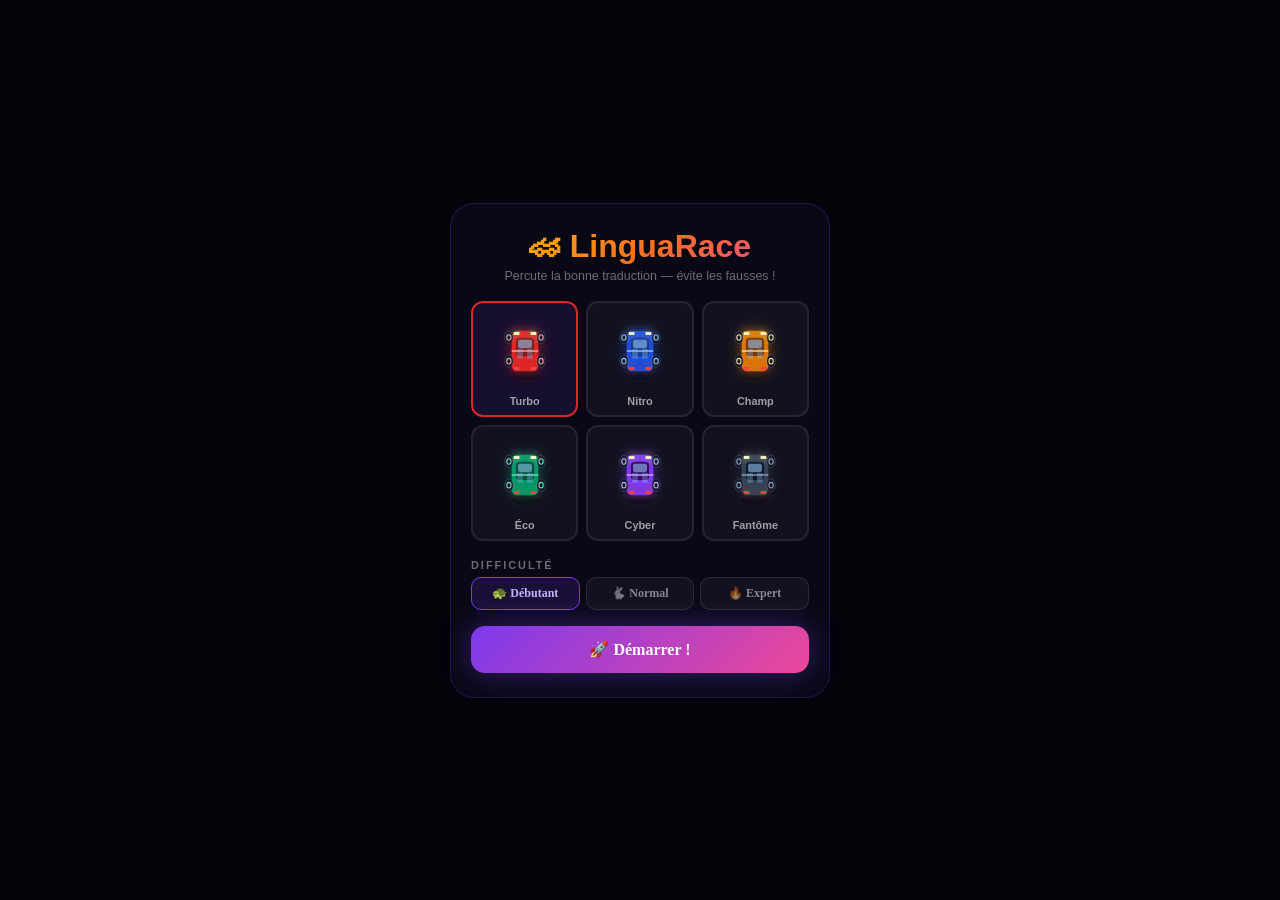
<file: car-game.html>
<!DOCTYPE html>
<html lang="fr">
<head>
<meta charset="UTF-8">
<meta name="viewport" content="width=device-width,initial-scale=1,user-scalable=no">
<title>LinguaRace</title>
<style>
*{margin:0;padding:0;box-sizing:border-box;-webkit-tap-highlight-color:transparent;}
body{
  font-family:'Nunito',sans-serif;background:#03030a;
  overflow:hidden;width:100vw;height:100vh;display:flex;
  flex-direction:column;align-items:center;touch-action:none;
  user-select:none;
}
@import url('https://fonts.googleapis.com/css2?family=Nunito:wght@400;700;800;900&display=swap');

canvas{display:block;max-width:100%;image-rendering:pixelated;}

/* ── SCREENS ── */
.scr{display:none;position:fixed;inset:0;flex-direction:column;
  align-items:center;justify-content:center;z-index:10;padding:16px;}
.scr.on{display:flex;}

/* ── HUD ── */
#hud{
  position:fixed;top:0;left:0;right:0;z-index:20;
  display:none;flex-direction:column;align-items:center;
  pointer-events:none;padding:8px 12px 0;
}
.hud-top{
  width:100%;max-width:420px;display:flex;
  align-items:center;gap:8px;
}
.hud-btn-close{
  pointer-events:all;background:rgba(0,0,0,.5);border:1px solid rgba(255,255,255,.15);
  border-radius:8px;padding:4px 10px;color:#fff;font-size:.7rem;
  font-weight:800;cursor:pointer;flex-shrink:0;
}
.lives-row{display:flex;gap:3px;margin-left:auto;}
.heart{font-size:1.1rem;transition:transform .2s;}
.heart.lost{opacity:.25;transform:scale(.8);}
.score-chip{
  background:rgba(0,0,0,.6);border:1px solid rgba(255,255,255,.15);
  border-radius:20px;padding:4px 12px;font-weight:900;font-size:.85rem;
  color:#fbbf24;
}
.combo-chip{
  background:linear-gradient(135deg,#7c3aed,#ec4899);
  border-radius:20px;padding:3px 10px;font-weight:900;font-size:.75rem;
  color:#fff;transition:all .2s;
}

/* Question banner */
#q-banner{
  width:100%;max-width:420px;
  background:linear-gradient(135deg,rgba(0,0,0,.8),rgba(10,10,30,.9));
  border:1px solid rgba(124,58,237,.3);border-radius:14px;
  padding:10px 16px;margin-top:6px;text-align:center;
  display:none;backdrop-filter:blur(8px);
}
#q-native{font-size:1.3rem;font-weight:900;color:#fff;}
#q-dir{font-size:.68rem;color:rgba(255,255,255,.4);font-weight:700;margin-top:1px;}

/* Boost bar */
#boost-bar-wrap{
  width:100%;max-width:420px;height:4px;
  background:rgba(255,255,255,.08);border-radius:2px;margin-top:4px;display:none;
}
#boost-bar{height:100%;width:0%;border-radius:2px;
  background:linear-gradient(90deg,#f97316,#fbbf24);transition:width .3s;}

/* ── D-PAD ── */
#dpad{
  position:fixed;bottom:16px;left:50%;transform:translateX(-50%);
  z-index:20;display:none;gap:8px;align-items:center;
  pointer-events:all;
}
.dpad-btn{
  width:56px;height:56px;border-radius:16px;
  background:rgba(255,255,255,.1);border:2px solid rgba(255,255,255,.2);
  font-size:1.4rem;display:flex;align-items:center;justify-content:center;
  cursor:pointer;active:opacity:.7;transition:background .1s;
}
.dpad-btn:active{background:rgba(255,255,255,.25);}
.dpad-mid{display:flex;flex-direction:column;gap:8px;align-items:center;}
.dpad-btn-sm{
  width:44px;height:44px;border-radius:12px;
  background:rgba(255,165,0,.15);border:1.5px solid rgba(255,165,0,.3);
  font-size:1rem;display:flex;align-items:center;justify-content:center;
  cursor:pointer;transition:background .1s;
}
.dpad-btn-sm:active{background:rgba(255,165,0,.35);}
#nitro-btn{
  width:60px;height:60px;border-radius:50%;
  background:linear-gradient(135deg,#f97316,#fbbf24);
  border:2px solid rgba(255,255,255,.3);
  font-size:1.5rem;display:flex;align-items:center;justify-content:center;
  cursor:pointer;box-shadow:0 0 20px rgba(249,115,22,.4);
  transition:all .15s;
}
#nitro-btn:active{transform:scale(.92);}
#nitro-btn.empty{opacity:.4;background:rgba(255,255,255,.1);box-shadow:none;}

/* ── START SCREEN ── */
.start-card{
  background:rgba(10,10,24,.95);border:1px solid rgba(124,58,237,.25);
  border-radius:24px;padding:24px 20px;width:100%;max-width:380px;
  backdrop-filter:blur(16px);
}
.game-title{
  font-size:2rem;font-weight:900;text-align:center;margin-bottom:4px;
  background:linear-gradient(135deg,#fbbf24,#f97316,#ec4899);
  -webkit-background-clip:text;-webkit-text-fill-color:transparent;
}
.game-sub{
  text-align:center;color:rgba(255,255,255,.4);font-size:.78rem;
  margin-bottom:18px;
}
.skin-grid{
  display:grid;grid-template-columns:repeat(3,1fr);gap:8px;margin-bottom:18px;
}
.skin-card{
  border-radius:12px;padding:8px;border:2px solid rgba(255,255,255,.08);
  cursor:pointer;text-align:center;transition:all .15s;
  background:rgba(255,255,255,.04);
}
.skin-card.sel{border-color:var(--c,#7c3aed);background:rgba(124,58,237,.12);}
.skin-canvas{display:block;margin:0 auto 4px;}
.skin-name{font-size:.68rem;font-weight:800;color:rgba(255,255,255,.6);}
.diff-row{display:flex;gap:6px;margin-bottom:16px;}
.diff-btn{
  flex:1;padding:8px;border-radius:10px;border:1px solid rgba(255,255,255,.1);
  background:rgba(255,255,255,.04);color:rgba(255,255,255,.5);
  font-family:'Nunito';font-weight:800;font-size:.75rem;cursor:pointer;
  transition:all .15s;
}
.diff-btn.sel{border-color:#7c3aed;background:rgba(124,58,237,.15);color:#c4b5fd;}
.btn-start{
  width:100%;padding:14px;border:none;border-radius:14px;
  background:linear-gradient(135deg,#7c3aed,#ec4899);
  color:#fff;font-family:'Nunito';font-weight:900;font-size:1rem;
  cursor:pointer;box-shadow:0 0 30px rgba(124,58,237,.4);
  transition:all .2s;
}
.btn-start:hover{filter:brightness(1.1);transform:translateY(-2px);}

/* ── RESULT ── */
#result-scr{background:rgba(4,4,16,.95);}
.res-medal{font-size:4rem;margin-bottom:6px;}
.res-title{font-size:1.8rem;font-weight:900;text-align:center;
  background:linear-gradient(135deg,#fbbf24,#f97316);
  -webkit-background-clip:text;-webkit-text-fill-color:transparent;}
.res-pts{font-size:2.5rem;font-weight:900;color:#fbbf24;}
.res-sub{color:rgba(255,255,255,.4);font-size:.82rem;margin:6px 0 16px;}
.res-grid{display:flex;gap:14px;margin-bottom:18px;}
.res-stat{text-align:center;}
.res-stat-n{font-size:1.4rem;font-weight:900;color:#fff;}
.res-stat-l{font-size:.65rem;color:rgba(255,255,255,.4);font-weight:800;
  text-transform:uppercase;letter-spacing:1px;}
.res-btns{display:flex;gap:10px;flex-wrap:wrap;justify-content:center;width:100%;}
.btn-res{
  padding:12px 22px;border-radius:12px;font-family:'Nunito';
  font-weight:900;font-size:.9rem;cursor:pointer;transition:all .15s;
  border:none;
}
.btn-res-primary{background:linear-gradient(135deg,#7c3aed,#ec4899);color:#fff;}
.btn-res-gray{background:rgba(255,255,255,.08);border:1px solid rgba(255,255,255,.15);color:rgba(255,255,255,.6);}

/* ── POWERUP TOAST ── */
.pu-toast{
  position:fixed;top:130px;left:50%;transform:translateX(-50%);
  background:rgba(0,0,0,.85);border:1px solid rgba(255,255,255,.2);
  border-radius:10px;padding:6px 16px;font-weight:900;font-size:.82rem;
  color:#fff;z-index:30;opacity:0;transition:opacity .3s;pointer-events:none;
}
</style>
</head>
<body>

<!-- Canvas -->
<canvas id="c"></canvas>

<!-- HUD -->
<div id="hud">
  <div class="hud-top">
    <button class="hud-btn-close" onclick="quitGame()">✕</button>
    <div class="score-chip" id="score-disp">⭐ 0</div>
    <div class="combo-chip" id="combo-chip" style="display:none;">🔥 x2</div>
    <div class="lives-row" id="lives-row"></div>
  </div>
  <div id="q-banner">
    <div id="q-native">—</div>
    <div id="q-dir">Quelle est la traduction ?</div>
  </div>
  <div id="boost-bar-wrap"><div id="boost-bar"></div></div>
</div>

<!-- D-Pad -->
<div id="dpad">
  <div class="dpad-btn" id="dpad-left">◀</div>
  <div class="dpad-mid">
    <div class="dpad-btn-sm" id="dpad-up">▲</div>
    <div class="dpad-btn-sm" id="dpad-down">▼</div>
  </div>
  <div class="dpad-btn" id="dpad-right">▶</div>
  <div id="nitro-btn" title="Nitro boost (3 bonnes réponses)">⚡</div>
</div>

<!-- START SCREEN -->
<div class="scr on" id="start-scr">
  <div class="start-card">
    <div class="game-title">🏎 LinguaRace</div>
    <div class="game-sub">Percute la bonne traduction — évite les fausses !</div>

    <!-- Car skins -->
    <div class="skin-grid" id="skin-grid"></div>

    <!-- Difficulty -->
    <div style="font-size:.68rem;font-weight:900;color:rgba(255,255,255,.4);
      letter-spacing:2px;text-transform:uppercase;margin-bottom:6px;">Difficulté</div>
    <div class="diff-row" id="diff-row">
      <button class="diff-btn sel" onclick="setDiff(0,this)">🐢 Débutant</button>
      <button class="diff-btn" onclick="setDiff(1,this)">🐇 Normal</button>
      <button class="diff-btn" onclick="setDiff(2,this)">🔥 Expert</button>
    </div>

    <button class="btn-start" onclick="startGame()">🚀 Démarrer !</button>
  </div>
</div>

<!-- RESULT SCREEN -->
<div class="scr" id="result-scr">
  <div class="res-medal" id="res-medal">🏆</div>
  <div class="res-title" id="res-title">Champion !</div>
  <div class="res-pts" id="res-pts">0 pts</div>
  <div class="res-sub" id="res-sub">Super course !</div>
  <div class="res-grid">
    <div class="res-stat"><div class="res-stat-n" id="rs-correct">0</div><div class="res-stat-l">✅ Justes</div></div>
    <div class="res-stat"><div class="res-stat-n" id="rs-wrong">0</div><div class="res-stat-l">❌ Ratés</div></div>
    <div class="res-stat"><div class="res-stat-n" id="rs-combo">0</div><div class="res-stat-l">🔥 Combo max</div></div>
    <div class="res-stat"><div class="res-stat-n" id="rs-speed">0</div><div class="res-stat-l">⚡ Km/h max</div></div>
  </div>
  <div class="res-btns">
    <button class="btn-res btn-res-primary" onclick="restartGame()">🔄 Rejouer</button>
    <button class="btn-res btn-res-gray" onclick="window.parent.postMessage({type:'studyChapter'},'*')">📚 Réviser</button>
    <button class="btn-res btn-res-gray" onclick="window.parent.postMessage('close','*')">✕ Quitter</button>
  </div>
</div>

<!-- Powerup toast -->
<div class="pu-toast" id="pu-toast"></div>

<script>
// ═══════════════════════════════════════════════════════════
//  LINGUARACE — full rewrite
// ═══════════════════════════════════════════════════════════

// Word data from parent
let WD={}, CHAPTERS=null;
let _practiceWids=null;
const params=new URLSearchParams(location.search);
const nL=params.get('nL')||'fr';
const tL=params.get('tL')||'en';
let diff=1; // 0=easy,1=normal,2=expert

window.addEventListener('message',e=>{
  if(e.data?.type==='wordData'){
    WD=e.data.words||{};
    CHAPTERS=e.data.chapters||null;
    if(e.data.practiceWids) _practiceWids=e.data.practiceWids;
    buildSkinGrid();
  }
});
window.parent.postMessage({type:'getWordData'},'*');
setTimeout(()=>{if(!Object.keys(WD).length){WD={hello:{fr:'Bonjour',en:'Hello'},cat:{fr:'Chat',en:'Cat'},dog:{fr:'Chien',en:'Dog'},house:{fr:'Maison',en:'House'},book:{fr:'Livre',en:'Book'},eat:{fr:'Manger',en:'Eat'},run:{fr:'Courir',en:'Run'},big:{fr:'Grand',en:'Big'},happy:{fr:'Heureux',en:'Happy'},water:{fr:'Eau',en:'Water'}};buildSkinGrid();}},1500);

// ── CAR SKINS ───────────────────────────────────────────────
const SKINS=[
  {id:'red',    name:'Turbo',   body:'#dc2626',top:'#7f1d1d',trim:'#fca5a5',glow:'rgba(220,38,38,.6)'},
  {id:'blue',   name:'Nitro',   body:'#1d4ed8',top:'#1e3a8a',trim:'#93c5fd',glow:'rgba(29,78,216,.6)'},
  {id:'gold',   name:'Champ',   body:'#d97706',top:'#78350f',trim:'#fde68a',glow:'rgba(217,119,6,.6)'},
  {id:'green',  name:'Éco',     body:'#059669',top:'#064e3b',trim:'#6ee7b7',glow:'rgba(5,150,105,.6)'},
  {id:'purple', name:'Cyber',   body:'#7c3aed',top:'#3b0764',trim:'#c4b5fd',glow:'rgba(124,58,237,.6)'},
  {id:'ghost',  name:'Fantôme', body:'#334155',top:'#0f172a',trim:'#94a3b8',glow:'rgba(51,65,85,.6)'},
];
let activeSkin=SKINS[0];

function buildSkinGrid(){
  const g=document.getElementById('skin-grid');
  if(!g)return;
  g.innerHTML='';
  SKINS.forEach(sk=>{
    const card=document.createElement('div');
    card.className='skin-card'+(sk.id===activeSkin.id?' sel':'');
    card.style.setProperty('--c',sk.body);
    // Mini canvas preview
    const mc=document.createElement('canvas');
    mc.width=60;mc.height=80;mc.className='skin-canvas';
    drawCar(mc.getContext('2d'),30,40,sk,true,0.7);
    const nm=document.createElement('div');
    nm.className='skin-name';nm.textContent=sk.name;
    card.appendChild(mc);card.appendChild(nm);
    card.onclick=()=>{
      activeSkin=sk;
      document.querySelectorAll('.skin-card').forEach(c=>c.classList.remove('sel'));
      card.classList.add('sel');
      window.parent.postMessage({type:'saveCarSkin',skin:sk.id},'*');
    };
    g.appendChild(card);
  });
  // Restore saved skin
  const sc=params.get('carSkin');
  if(sc){const s=SKINS.find(x=>x.id===sc);if(s){activeSkin=s;buildSkinGrid();}}
}

function setDiff(d,btn){
  diff=d;
  document.querySelectorAll('.diff-btn').forEach(b=>b.classList.remove('sel'));
  btn.classList.add('sel');
}

// ── CANVAS & WORLD ──────────────────────────────────────────
const canvas=document.getElementById('c');
const ctx=canvas.getContext('2d');
let W,H,animId,running=false;

function resize(){
  W=canvas.width=window.innerWidth;
  H=canvas.height=window.innerHeight;
  if(running){car.y=H*0.78;car.x=laneX(car.lane);car.targetX=car.x;}
}
resize();
window.addEventListener('resize',resize);

// Road
const LANES=4;
const ROAD_W_MAX=320;
let ROAD_W,ROAD_X;
let roadOffset=0;

// Game vars
let car,targets,particles,wordList,currentQ;
let totalAnswered,totalWrong,maxCombo,maxSpeed;
let frameN,combo,lives,boostCharge,nitroActive,nitroTimer;
let spawnTimer=0;

function laneX(l){return ROAD_X+28+l*(ROAD_W-56)/(LANES-1);}

// ── WORD POOL ──────────────────────────────────────────────
function getWords(){
  const pool=_practiceWids||Object.keys(WD).filter(id=>WD[id][nL]&&WD[id][tL]);
  return pool.map(id=>({id,native:WD[id][nL],target:WD[id][tL]})).filter(w=>w.native&&w.target);
}

// ── START ──────────────────────────────────────────────────
function startGame(){
  wordList=getWords().sort(()=>Math.random()-.5).slice(0,20);
  if(!wordList.length){showToast('Pas de mots chargés !');return;}

  ROAD_W=Math.min(ROAD_W_MAX,W-32);
  ROAD_X=(W-ROAD_W)/2;

  car={lane:Math.floor(LANES/2),x:0,y:0,targetX:0,score:0,alive:true,invincible:0,skidX:0};
  car.x=laneX(car.lane);car.targetX=car.x;car.y=H*0.78;

  targets=[];particles=[];spawnTimer=0;
  totalAnswered=0;totalWrong=0;maxCombo=0;maxSpeed=0;
  frameN=0;combo=0;lives=3;boostCharge=0;nitroActive=false;nitroTimer=0;

  const baseSpeed=[1.8,2.8,4.2][diff];
  window._baseSpeed=baseSpeed;
  window._roadSpeed=baseSpeed;

  document.getElementById('start-scr').classList.remove('on');
  document.getElementById('result-scr').classList.remove('on');
  document.getElementById('hud').style.display='flex';
  document.getElementById('dpad').style.display='flex';
  document.getElementById('q-banner').style.display='block';
  document.getElementById('boost-bar-wrap').style.display='block';

  renderLives();
  pickQuestion();
  running=true;
  cancelAnimationFrame(animId);
  animId=requestAnimationFrame(loop);
  bindInput();
}

function quitGame(){
  running=false;cancelAnimationFrame(animId);
  document.getElementById('hud').style.display='none';
  document.getElementById('dpad').style.display='none';
  document.getElementById('q-banner').style.display='none';
  document.getElementById('start-scr').classList.add('on');
}
function restartGame(){
  document.getElementById('result-scr').classList.remove('on');
  startGame();
}

// ── LIVES ─────────────────────────────────────────────────
function renderLives(){
  const el=document.getElementById('lives-row');
  el.innerHTML=[0,1,2].map(i=>`<span class="heart${i>=lives?' lost':''}">❤️</span>`).join('');
}

// ── QUESTION ──────────────────────────────────────────────
function pickQuestion(){
  currentQ=wordList[Math.floor(Math.random()*wordList.length)];
  document.getElementById('q-native').textContent=currentQ.native;
  document.getElementById('q-dir').textContent='→ '+tL.toUpperCase()+' ?';
  speakWord(currentQ.native,nL);
}

function speakWord(t,l){
  if(!t||!window.speechSynthesis)return;
  speechSynthesis.cancel();
  const u=new SpeechSynthesisUtterance(t);
  u.lang={fr:'fr-FR',en:'en-GB',es:'es-ES',de:'de-DE',cs:'cs-CZ'}[l]||'fr-FR';
  u.rate=0.9;speechSynthesis.speak(u);
}

// ── SPAWN ─────────────────────────────────────────────────
// Powerups
const POWERUPS=['shield','slow','hint'];

function spawnTarget(){
  const lane=Math.floor(Math.random()*LANES);
  const others=wordList.filter(w=>w.id!==currentQ?.id);
  const wrong=others.length?others[Math.floor(Math.random()*others.length)]:wordList[0];
  const isCorrect=Math.random()>0.45;

  const sp=window._roadSpeed||2.8;
  targets.push({
    type:'word',
    lane,x:laneX(lane),y:-70,
    label:isCorrect?currentQ?.target:wrong?.target,
    correct:isCorrect,
    speed:sp*0.9+Math.random()*sp*0.4,
    passed:false,
    w:68,h:44,
    color:isCorrect?'#1e3a5f':'#3b0764',
    border:isCorrect?'#3b82f6':'#7c3aed',
    textColor:isCorrect?'#93c5fd':'#c4b5fd',
  });
}

function maybeSpawnPowerup(){
  if(Math.random()>.004)return;
  const lane=Math.floor(Math.random()*LANES);
  const type=POWERUPS[Math.floor(Math.random()*POWERUPS.length)];
  targets.push({
    type:'powerup',pu:type,
    lane,x:laneX(lane),y:-50,
    speed:(window._roadSpeed||2.8)*0.7,
    passed:false,w:44,h:44,
  });
}

// ── LOOP ──────────────────────────────────────────────────
function loop(){
  frameN++;
  update();render();
  if(running)animId=requestAnimationFrame(loop);
}

function update(){
  if(!car.alive)return;
  const sp=window._roadSpeed||2.8;

  // Smooth car move
  car.x+=(car.targetX-car.x)*0.2;
  car.skidX*=0.85;

  // Invincibility
  if(car.invincible>0)car.invincible--;

  // Nitro
  if(nitroActive){
    nitroTimer--;
    window._roadSpeed=Math.min(sp+3,10);
    if(nitroTimer<=0){nitroActive=false;window._roadSpeed=window._baseSpeed+totalAnswered*0.12;}
  }

  // Road scroll
  roadOffset=(roadOffset+sp*2)%(H/4);
  const targetSpeed=window._baseSpeed+totalAnswered*0.12+(nitroActive?3:0);
  window._roadSpeed+=(targetSpeed-window._roadSpeed)*0.05;
  maxSpeed=Math.max(maxSpeed,Math.round(sp*30));

  // Spawn
  spawnTimer++;
  const spawnInterval=Math.max(28,60-totalAnswered*1.5-(diff*8));
  if(spawnTimer>spawnInterval){spawnTimer=0;spawnTarget();}
  maybeSpawnPowerup();

  // Move targets
  targets.forEach(t=>{
    t.y+=t.speed+(sp-2.8)*0.5;
    t.x+=(laneX(t.lane)-t.x)*0.12;
  });

  // Collision
  if(car.invincible===0){
    targets.forEach(t=>{
      if(t.passed)return;
      const dx=Math.abs(car.x-t.x),dy=Math.abs(car.y-t.y);
      const hitW=t.w/2+16,hitH=t.h/2+22;
      if(dx<hitW&&dy<hitH){
        t.passed=true;
        if(t.type==='powerup'){
          applyPowerup(t.pu);
        } else if(t.correct){
          onCorrect(t);
        } else {
          onWrong(t);
        }
      }
    });
  }

  targets=targets.filter(t=>t.y<H+120);

  // Particles
  particles.forEach(p=>{p.x+=p.vx;p.y+=p.vy;p.vy+=0.2;p.life-=0.025+(p.fast||0);p.size*=0.94;});
  particles=particles.filter(p=>p.life>0);

  // Boost bar
  document.getElementById('boost-bar').style.width=(boostCharge/3*100)+'%';
  const nb=document.getElementById('nitro-btn');
  if(nb) nb.className=(boostCharge>=3&&!nitroActive)?'':'empty';
}

function onCorrect(t){
  combo++;totalAnswered++;
  maxCombo=Math.max(maxCombo,combo);
  const mult=combo>=5?3:combo>=3?2:1;
  const pts=10*mult;
  car.score+=pts;
  boostCharge=Math.min(3,boostCharge+1);
  spawnFX(t.x,t.y,combo>=3?'#fbbf24':'#22c55e',16);
  floatText(t.x,t.y-20,'+'+pts+(mult>1?' x'+mult:''),'#22c55e');
  document.getElementById('score-disp').textContent='⭐ '+car.score;
  if(combo>=2){
    document.getElementById('combo-chip').style.display='';
    document.getElementById('combo-chip').textContent='🔥 x'+Math.min(combo,9);
  }
  speakWord(currentQ.target,tL);
  pickQuestion();
  if(totalAnswered>=15) endGame();
}

function onWrong(t){
  combo=0;totalWrong++;
  document.getElementById('combo-chip').style.display='none';
  lives--;renderLives();
  car.invincible=90;
  spawnFX(t.x,t.y,'#ef4444',10);
  spawnSmoke(car.x,car.y);
  floatText(car.x,car.y-30,'💥 Mauvais !','#ef4444');
  if(lives<=0){car.alive=false;setTimeout(endGame,700);}
}

function applyPowerup(type){
  if(type==='shield'){car.invincible=180;showToast('🛡 Bouclier activé !');}
  else if(type==='slow'){window._baseSpeed=Math.max(1,window._baseSpeed-1);showToast('🐢 Ralentissement !');}
  else if(type==='hint'){speakWord(currentQ.target,tL);showToast('💡 Indice sonore !');}
  spawnFX(car.x,car.y,'#fbbf24',12);
}

function activateNitro(){
  if(boostCharge<3||nitroActive)return;
  boostCharge=0;nitroActive=true;nitroTimer=120;
  showToast('⚡ NITRO !');
  spawnFX(car.x,car.y+30,'#f97316',20);
}

// ── PARTICLES ─────────────────────────────────────────────
function spawnFX(x,y,color,n=12){
  for(let i=0;i<n;i++){
    const a=Math.random()*Math.PI*2,s=2+Math.random()*5;
    particles.push({x,y,vx:Math.cos(a)*s,vy:Math.sin(a)*s-2,life:1,color,size:3+Math.random()*5});
  }
}
function spawnSmoke(x,y){
  for(let i=0;i<8;i++){
    particles.push({x:x+(Math.random()-0.5)*20,y:y+20,vx:(Math.random()-0.5)*1.5,vy:-1.5-Math.random(),life:1,color:'rgba(100,100,120,.6)',size:8+Math.random()*12,fast:0.02});
  }
}
// Floating text
let floatTexts=[];
function floatText(x,y,text,color){
  floatTexts.push({x,y,text,color,life:1,vy:-1.5});
}

// ── RENDER ────────────────────────────────────────────────
function render(){
  // Sky gradient — animated time of day based on score
  const t=totalAnswered/15;
  const skyTop=lerpColor('#03030a','#0a0a2e',t);
  const skyBot=lerpColor('#05051a','#0d0d3a',t);
  const grd=ctx.createLinearGradient(0,0,0,H);
  grd.addColorStop(0,skyTop);grd.addColorStop(1,skyBot);
  ctx.fillStyle=grd;ctx.fillRect(0,0,W,H);

  // Stars
  ctx.fillStyle='rgba(255,255,255,.4)';
  for(let i=0;i<40;i++){
    const sx=((i*137+frameN*0.02)%W),sy=((i*71)%H*0.5);
    const ss=0.5+Math.sin(frameN*0.05+i)*0.5;
    ctx.globalAlpha=ss*0.5;ctx.fillRect(sx,sy,1,1);
  }
  ctx.globalAlpha=1;

  // City skyline
  drawSkyline();

  // Road
  drawRoad();

  // Targets
  targets.forEach(drawTarget);

  // Player car
  drawPlayerCar();

  // Particles
  particles.forEach(p=>{
    ctx.globalAlpha=p.life;ctx.fillStyle=p.color;
    ctx.beginPath();ctx.arc(p.x,p.y,p.size,0,Math.PI*2);ctx.fill();
  });
  ctx.globalAlpha=1;

  // Float texts
  floatTexts.forEach((ft,i)=>{
    ctx.globalAlpha=ft.life;ctx.fillStyle=ft.color;
    ctx.font='bold 15px Nunito,system-ui';ctx.textAlign='center';ctx.textBaseline='middle';
    ctx.fillText(ft.text,ft.x,ft.y);
    ft.y+=ft.vy;ft.life-=0.04;
  });
  floatTexts=floatTexts.filter(f=>f.life>0);
  ctx.globalAlpha=1;

  // Speed indicator
  const kmh=Math.round((window._roadSpeed||2)*30);
  ctx.fillStyle=nitroActive?'#fbbf24':'rgba(255,255,255,.25)';
  ctx.font=`bold ${nitroActive?'13':'11'}px system-ui`;
  ctx.textAlign='right';ctx.textBaseline='bottom';
  ctx.fillText(kmh+' km/h',W-8,H-8);
  ctx.textAlign='left';

  // Shield aura
  if(car.invincible>0&&Math.floor(car.invincible/6)%2===0){
    ctx.strokeStyle='rgba(6,182,212,.6)';ctx.lineWidth=3;
    ctx.beginPath();ctx.arc(car.x,car.y,28,0,Math.PI*2);ctx.stroke();
  }
}

function drawSkyline(){
  // Buildings silhouette
  ctx.fillStyle='rgba(5,5,20,.8)';
  const buildings=[[0,80,60,H*0.25],[70,90,50,H*0.3],[130,60,80,H*0.22],[220,100,40,H*0.35],
    [W-260,90,50,H*0.3],[W-200,70,80,H*0.25],[W-110,85,60,H*0.28],[W-40,75,50,H*0.22]];
  buildings.forEach(([x,w,rw,rh])=>{
    ctx.fillRect(x,H*0.55-rh,rw,rh+20);
    // Windows
    ctx.fillStyle='rgba(255,220,100,.15)';
    for(let wy=H*0.55-rh+10;wy<H*0.55-10;wy+=16){
      for(let wx=x+8;wx<x+rw-8;wx+=14){
        if(Math.random()>0.3)ctx.fillRect(wx,wy,8,8);
      }
    }
    ctx.fillStyle='rgba(5,5,20,.8)';
  });
}

function drawRoad(){
  const rx=ROAD_X,rw=ROAD_W;

  // Road surface
  const roadGrd=ctx.createLinearGradient(rx,0,rx+rw,0);
  roadGrd.addColorStop(0,'#111122');
  roadGrd.addColorStop(0.5,'#18182e');
  roadGrd.addColorStop(1,'#111122');
  ctx.fillStyle=roadGrd;ctx.fillRect(rx,H*0.35,rw,H*0.65);

  // Neon lane lines
  const sp=window._roadSpeed||2.8;
  ctx.setLineDash([36,18]);ctx.lineDashOffset=-roadOffset*2;
  for(let l=1;l<LANES;l++){
    const lx=rx+l*(rw/LANES);
    const alpha=nitroActive?0.8:0.3;
    ctx.strokeStyle=`rgba(124,58,237,${alpha})`;
    ctx.lineWidth=2;ctx.shadowColor='#7c3aed';ctx.shadowBlur=nitroActive?12:4;
    ctx.beginPath();ctx.moveTo(lx,H*0.35);ctx.lineTo(lx,H);ctx.stroke();
  }
  ctx.setLineDash([]);ctx.shadowBlur=0;

  // Road edge neon glow
  [rx,rx+rw].forEach(ex=>{
    ctx.strokeStyle='rgba(249,115,22,.7)';ctx.lineWidth=3;
    ctx.shadowColor='#f97316';ctx.shadowBlur=10;
    ctx.beginPath();ctx.moveTo(ex,H*0.35);ctx.lineTo(ex,H);ctx.stroke();
  });
  ctx.shadowBlur=0;

  // Perspective converge lines from horizon
  const hx=W/2,hy=H*0.35;
  ctx.strokeStyle='rgba(255,255,255,.04)';ctx.lineWidth=1;
  ctx.beginPath();ctx.moveTo(hx,hy);ctx.lineTo(rx,H);ctx.stroke();
  ctx.beginPath();ctx.moveTo(hx,hy);ctx.lineTo(rx+rw,H);ctx.stroke();

  // Roadside details: streetlights
  for(let y=((-roadOffset*3)%200)-200;y<H+200;y+=200){
    drawLamp(rx-30,y);
    drawLamp(rx+rw+10,y);
  }
}

function drawLamp(x,y){
  ctx.fillStyle='#1e293b';ctx.fillRect(x+6,y-60,4,60);
  ctx.fillStyle='#334155';ctx.fillRect(x,y-62,20,8);
  // Light glow
  const grd=ctx.createRadialGradient(x+10,y-58,1,x+10,y-58,30);
  grd.addColorStop(0,'rgba(255,220,100,.3)');
  grd.addColorStop(1,'rgba(255,220,100,0)');
  ctx.fillStyle=grd;ctx.fillRect(x-20,y-88,60,60);
  ctx.fillStyle='#fde68a';ctx.fillRect(x+2,y-64,16,4);
}

function drawTarget(t){
  ctx.save();ctx.translate(t.x,t.y);

  if(t.type==='powerup'){
    // Powerup collectible — spinning icon
    const angle=frameN*0.05;
    ctx.rotate(angle);
    const icon={shield:'🛡',slow:'🐢',hint:'💡'}[t.pu]||'⭐';
    const grd=ctx.createRadialGradient(0,0,4,0,0,24);
    grd.addColorStop(0,'rgba(251,191,36,.3)');
    grd.addColorStop(1,'rgba(251,191,36,0)');
    ctx.fillStyle=grd;ctx.beginPath();ctx.arc(0,0,24,0,Math.PI*2);ctx.fill();
    ctx.strokeStyle='rgba(251,191,36,.6)';ctx.lineWidth=2;
    ctx.beginPath();ctx.arc(0,0,20,0,Math.PI*2);ctx.stroke();
    ctx.font='1.4rem system-ui';ctx.textAlign='center';ctx.textBaseline='middle';
    ctx.fillText(icon,0,0);
    ctx.restore();return;
  }

  const W2=t.w/2,H2=t.h/2;
  // Car body shadow
  ctx.fillStyle='rgba(0,0,0,.4)';ctx.beginPath();
  ctx.ellipse(0,H2+6,W2-4,7,0,0,Math.PI*2);ctx.fill();

  // Car body
  ctx.shadowColor=t.border;ctx.shadowBlur=10;
  ctx.fillStyle=t.color;
  ctx.beginPath();if(ctx.roundRect)ctx.roundRect(-W2,-H2,t.w,t.h,8);else ctx.rect(-W2,-H2,t.w,t.h);
  ctx.fill();ctx.shadowBlur=0;

  // Border
  ctx.strokeStyle=t.border;ctx.lineWidth=2;
  ctx.beginPath();if(ctx.roundRect)ctx.roundRect(-W2,-H2,t.w,t.h,8);else ctx.rect(-W2,-H2,t.w,t.h);
  ctx.stroke();

  // Word label
  ctx.fillStyle=t.textColor;ctx.font='bold 12px Nunito,system-ui';
  ctx.textAlign='center';ctx.textBaseline='middle';
  const maxW=t.w-12;
  const label=t.label||'';
  ctx.fillText(label,0,0,maxW);

  // Wheels
  ctx.fillStyle='#0f172a';
  [[-W2-3,-H2+8],[W2+3,-H2+8],[-W2-3,H2-8],[W2+3,H2-8]].forEach(([wx,wy])=>{
    ctx.beginPath();ctx.ellipse(wx,wy,5,8,0,0,Math.PI*2);ctx.fill();
    ctx.strokeStyle='rgba(255,255,255,.15)';ctx.lineWidth=1;ctx.stroke();
  });

  ctx.restore();
}

function drawPlayerCar(){
  ctx.save();ctx.translate(car.x+car.skidX,car.y);
  if(car.invincible>0&&Math.floor(car.invincible/6)%2===0)ctx.globalAlpha=0.5;
  drawCar(ctx,0,0,activeSkin,true,1);
  ctx.restore();
}

function drawCar(c,x,y,sk,isPlayer,scale){
  c.save();c.translate(x,y);c.scale(scale||1,scale||1);
  const w=38,h=58;
  const half_w=w/2,half_h=h/2;

  // Shadow
  c.fillStyle='rgba(0,0,0,.35)';c.beginPath();
  c.ellipse(0,half_h+6,half_w,7,0,0,Math.PI*2);c.fill();

  // Body glow
  if(isPlayer){c.shadowColor=sk.glow||sk.body;c.shadowBlur=nitroActive?24:14;}
  c.fillStyle=sk.body;c.beginPath();
  if(c.roundRect)c.roundRect(-half_w,-half_h,w,h,8);else c.rect(-half_w,-half_h,w,h);c.fill();
  c.shadowBlur=0;

  // Cabin top
  c.fillStyle=sk.top;c.beginPath();
  if(c.roundRect)c.roundRect(-half_w+6,-half_h+10,w-12,h*0.45,5);
  else c.rect(-half_w+6,-half_h+10,w-12,h*0.45);c.fill();

  // Windshield
  c.fillStyle='rgba(147,210,255,.55)';c.beginPath();
  if(c.roundRect)c.roundRect(-half_w+9,-half_h+13,w-18,12,3);
  else c.rect(-half_w+9,-half_h+13,w-18,12);c.fill();

  // Trim stripe
  c.strokeStyle=sk.trim;c.lineWidth=2;
  c.beginPath();c.moveTo(-half_w,0);c.lineTo(half_w,0);c.stroke();

  // Side windows
  c.fillStyle='rgba(147,210,255,.3)';
  c.fillRect(-half_w+8,-3,8,14);
  c.fillRect(half_w-16,-3,8,14);

  // Wheels
  c.fillStyle='#0f172a';
  [[-half_w-4,-h/3],[half_w+4,-h/3],[-half_w-4,h/4],[half_w+4,h/4]].forEach(([wx,wy])=>{
    c.beginPath();c.ellipse(wx,wy,6,9,0,0,Math.PI*2);c.fill();
    c.strokeStyle='rgba(255,255,255,.2)';c.lineWidth=1;c.stroke();
    // Rim
    c.strokeStyle=sk.trim;c.lineWidth=1.5;
    c.beginPath();c.ellipse(wx,wy,3,4,0,0,Math.PI*2);c.stroke();
  });

  // Headlights / taillights
  if(isPlayer){
    // Headlights (front = top)
    c.fillStyle='#fef9c3';c.shadowColor='#fef9c3';c.shadowBlur=10;
    [[-half_w+3,-half_h+2],[half_w-11,-half_h+2]].forEach(([lx,ly])=>c.fillRect(lx,ly,8,4));
    // Taillights
    c.fillStyle='#ef4444';c.shadowColor='#ef4444';c.shadowBlur=8;
    [[-half_w+3,half_h-6],[half_w-11,half_h-6]].forEach(([lx,ly])=>c.fillRect(lx,ly,8,4));
    // Exhaust when nitro
    if(nitroActive){
      c.fillStyle='rgba(249,115,22,.8)';c.shadowColor='#f97316';c.shadowBlur=15;
      for(let i=0;i<3;i++){
        const ex=-5+i*5,ey=half_h+5+Math.random()*12;
        c.beginPath();c.ellipse(ex,ey,3,5,0,0,Math.PI*2);c.fill();
      }
    }
  }
  c.shadowBlur=0;
  c.restore();
}

// ── END GAME ──────────────────────────────────────────────
function endGame(){
  running=false;cancelAnimationFrame(animId);
  document.getElementById('hud').style.display='none';
  document.getElementById('dpad').style.display='none';
  document.getElementById('q-banner').style.display='none';
  document.getElementById('boost-bar-wrap').style.display='none';

  const won=car.score>=60||totalAnswered>=12;
  document.getElementById('res-medal').textContent=car.score>120?'🏆':car.score>60?'🥈':car.score>30?'🥉':'🎖';
  document.getElementById('res-title').textContent=won?'Champion !':'Bonne course !';
  document.getElementById('res-pts').textContent=car.score+' pts';
  document.getElementById('res-sub').textContent=car.score>100?'Incroyable !':car.score>60?'Belle performance !':'Continue à pratiquer !';
  document.getElementById('rs-correct').textContent=totalAnswered;
  document.getElementById('rs-wrong').textContent=totalWrong;
  document.getElementById('rs-combo').textContent='x'+maxCombo;
  document.getElementById('rs-speed').textContent=maxSpeed+' km/h';
  document.getElementById('result-scr').classList.add('on');

  if(won) window.parent.postMessage({type:'gameResult',won:true,myScore:car.score,game:'car'},'*');
}

// ── INPUT ─────────────────────────────────────────────────
let touchStartX=null,lastKeyTime=0;

function bindInput(){
  document.addEventListener('keydown',onKey,{once:false});

  // Swipe
  canvas.addEventListener('touchstart',e=>{touchStartX=e.touches[0].clientX;},{passive:true});
  canvas.addEventListener('touchend',e=>{
    if(touchStartX===null)return;
    const dx=e.changedTouches[0].clientX-touchStartX;
    if(Math.abs(dx)>30){dx<0?moveLeft():moveRight();}
    touchStartX=null;
  },{passive:true});

  // D-pad
  const l=document.getElementById('dpad-left'),r=document.getElementById('dpad-right');
  const u=document.getElementById('dpad-up'),d=document.getElementById('dpad-down');
  const nb=document.getElementById('nitro-btn');
  if(l){l.addEventListener('touchstart',e=>{moveLeft();e.preventDefault();},{passive:false});l.addEventListener('mousedown',moveLeft);}
  if(r){r.addEventListener('touchstart',e=>{moveRight();e.preventDefault();},{passive:false});r.addEventListener('mousedown',moveRight);}
  if(u){u.addEventListener('touchstart',e=>{window._baseSpeed=Math.min(7,window._baseSpeed+0.5);e.preventDefault();},{passive:false});}
  if(d){d.addEventListener('touchstart',e=>{window._baseSpeed=Math.max(1.5,window._baseSpeed-0.5);e.preventDefault();},{passive:false});}
  if(nb){nb.addEventListener('click',activateNitro);nb.addEventListener('touchstart',e=>{activateNitro();e.preventDefault();},{passive:false});}
}

function onKey(e){
  const now=Date.now();if(now-lastKeyTime<80)return;lastKeyTime=now;
  if(e.key==='ArrowLeft'||e.key==='a'){moveLeft();e.preventDefault();}
  if(e.key==='ArrowRight'||e.key==='d'){moveRight();e.preventDefault();}
  if(e.key===' '||e.key==='ArrowUp'){activateNitro();e.preventDefault();}
}

function moveLeft(){if(!running||!car.alive)return;if(car.lane>0){car.lane--;car.targetX=laneX(car.lane);car.skidX=8;}}
function moveRight(){if(!running||!car.alive)return;if(car.lane<LANES-1){car.lane++;car.targetX=laneX(car.lane);car.skidX=-8;}}

// ── UTILS ─────────────────────────────────────────────────
function showToast(msg){
  const el=document.getElementById('pu-toast');
  el.textContent=msg;el.style.opacity='1';
  clearTimeout(el._t);el._t=setTimeout(()=>el.style.opacity='0',1800);
}

function lerpColor(a,b,t){
  const ah=a.replace('#',''),bh=b.replace('#','');
  const ar=parseInt(ah.slice(0,2),16),ag=parseInt(ah.slice(2,4),16),ab2=parseInt(ah.slice(4,6),16);
  const br=parseInt(bh.slice(0,2),16),bg=parseInt(bh.slice(2,4),16),bb2=parseInt(bh.slice(4,6),16);
  const r=Math.round(ar+(br-ar)*t).toString(16).padStart(2,'0');
  const g=Math.round(ag+(bg-ag)*t).toString(16).padStart(2,'0');
  const b2=Math.round(ab2+(bb2-ab2)*t).toString(16).padStart(2,'0');
  return '#'+r+g+b2;
}

// Init
buildSkinGrid();
</script>
</body>
</html>
</file>
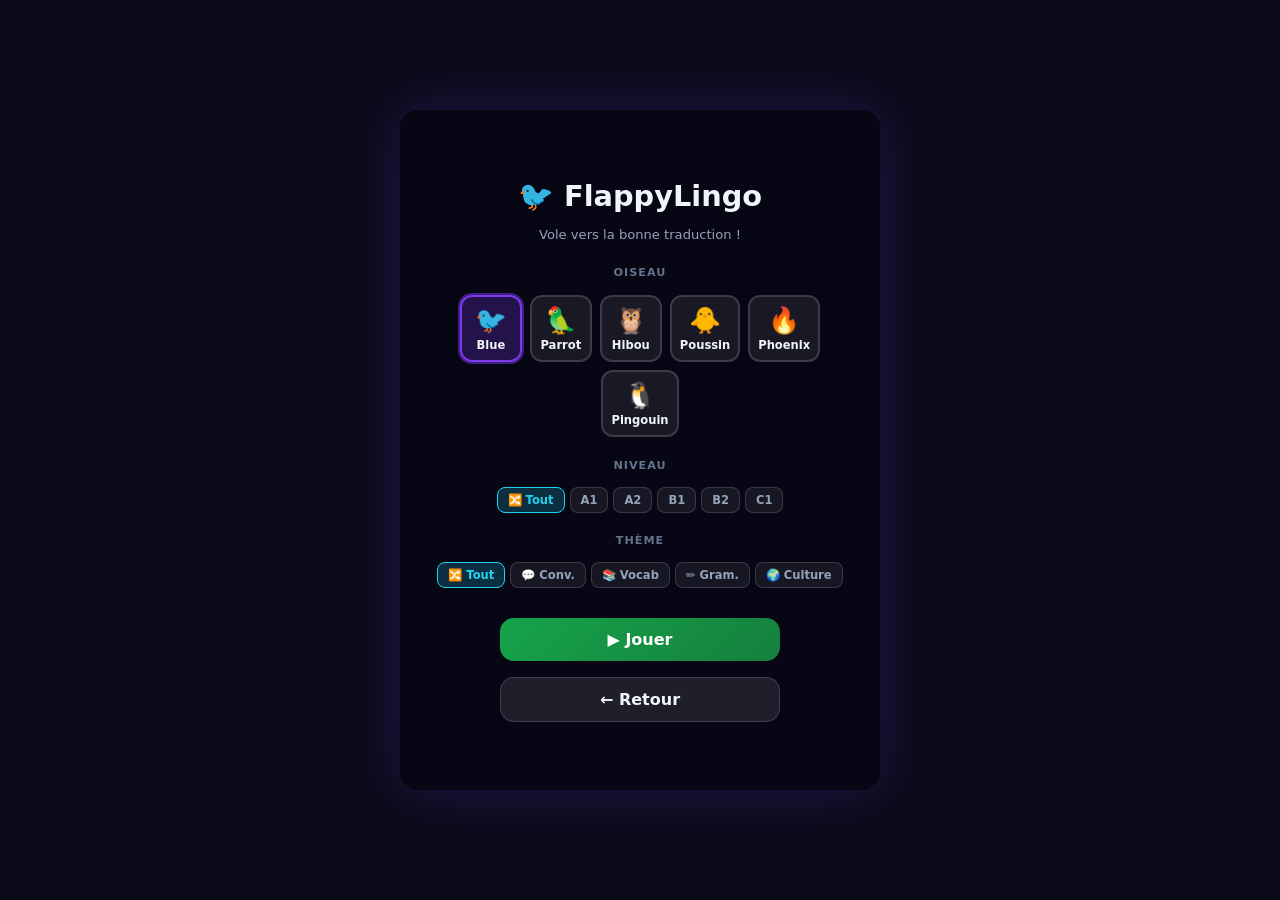
<file: flappy-game.html>
<!DOCTYPE html>
<html lang="fr">
<head>
<meta charset="UTF-8">
<meta name="viewport" content="width=device-width,initial-scale=1,user-scalable=no">
<title>FlappyLingo</title>
<style>
*{margin:0;padding:0;box-sizing:border-box;}
html,body{width:100%;height:100%;overflow:hidden;background:#0a0a18;
  font-family:'Nunito',system-ui,sans-serif;color:#f1f5f9;display:flex;
  align-items:center;justify-content:center;}
/* Game container - fixed max size */
#game-wrap{position:relative;width:min(480px,100vw);height:min(680px,100vh);
  flex-shrink:0;overflow:hidden;border-radius:0;box-shadow:0 0 60px rgba(124,58,237,.25);}
@media(min-width:520px){#game-wrap{border-radius:18px;}}

/* The whole page is one game canvas */
#game-canvas{position:absolute;inset:0;display:block;width:100%;height:100%;}

/* Overlay screens sit on top */
.scr{display:none;position:absolute;inset:0;flex-direction:column;align-items:center;
  justify-content:center;gap:10px;padding:24px;text-align:center;
  background:rgba(6,6,20,.93);z-index:20;}
.scr.on{display:flex;}

/* HUD */
#hud{display:none;position:absolute;top:0;left:0;right:0;z-index:15;
  background:rgba(0,0,0,.55);backdrop-filter:blur(6px);
  padding:8px 16px;align-items:center;justify-content:space-between;}
.hud-on{display:flex!important;}

/* Buttons */
.btn{padding:12px 26px;border:none;border-radius:14px;font-family:inherit;
  font-weight:900;font-size:1rem;cursor:pointer;transition:transform .12s;
  width:100%;max-width:280px;}
.btn:active{transform:scale(.97);}
.btn-green{background:linear-gradient(135deg,#16a34a,#15803d);color:#fff;}
.btn-primary{background:linear-gradient(135deg,#7c3aed,#ec4899);color:#fff;}
.btn-gray{background:rgba(255,255,255,.1);border:1px solid rgba(255,255,255,.15);color:#f1f5f9;}

/* Skin picker */
.skin-row{display:flex;gap:8px;flex-wrap:wrap;justify-content:center;margin-bottom:12px;}
.skin-btn{background:rgba(255,255,255,.08);border:2px solid rgba(255,255,255,.15);
  border-radius:12px;padding:8px;cursor:pointer;font-size:.72rem;font-weight:800;
  transition:all .15s;min-width:62px;text-align:center;}
.skin-btn:hover{border-color:rgba(255,255,255,.4);}
.skin-btn.sel{border-color:#7c3aed;background:rgba(124,58,237,.25);
  box-shadow:0 0 0 2px rgba(124,58,237,.5);}
.skin-emoji{font-size:1.6rem;display:block;margin-bottom:3px;}

/* Filter buttons */
.filter-row{display:flex;gap:5px;flex-wrap:wrap;justify-content:center;margin-bottom:6px;}
.fb{background:rgba(255,255,255,.07);border:1px solid rgba(255,255,255,.15);
  border-radius:8px;padding:5px 10px;cursor:pointer;font-family:inherit;
  font-weight:800;font-size:.72rem;color:#94a3b8;transition:all .15s;}
.fb.on{background:rgba(34,211,238,.2);border-color:#22d3ee;color:#22d3ee;}

/* Result */
.big-score{font-size:3rem;font-weight:900;color:#fbbf24;margin:6px 0;}
.word-log{width:100%;max-width:300px;background:rgba(255,255,255,.05);
  border-radius:12px;padding:10px;margin:8px 0;max-height:140px;overflow-y:auto;}
.log-row{display:flex;justify-content:space-between;font-size:.76rem;
  padding:3px 0;border-bottom:1px solid rgba(255,255,255,.06);}
.ok{color:#22c55e;}.ko{color:#ef4444;}
</style>
</head>
<body>

<div id="game-wrap">
<canvas id="game-canvas"></canvas>

<!-- HUD -->
<div id="hud">
  <span id="score-disp" style="font-weight:900;">⭐ 0</span>
  <span id="q-disp" style="font-size:.85rem;font-weight:900;color:#c4b5fd;"></span>
  <button onclick="quitToLobby()" style="background:rgba(255,255,255,.1);border:none;
    color:#fff;border-radius:8px;padding:5px 12px;font-family:inherit;
    font-weight:800;cursor:pointer;font-size:.78rem;">✕</button>
</div>

<!-- START SCREEN -->
<div class="scr on" id="start-scr">
  <div style="font-size:1.8rem;font-weight:900;margin-bottom:4px;">🐦 FlappyLingo</div>
  <div style="color:#94a3b8;font-size:.82rem;margin-bottom:14px;">Vole vers la bonne traduction !</div>

  <div style="font-size:.7rem;color:#64748b;font-weight:800;text-transform:uppercase;
    letter-spacing:1px;margin-bottom:6px;">Oiseau</div>
  <div class="skin-row" id="skin-row"></div>

  <div style="font-size:.7rem;color:#64748b;font-weight:800;text-transform:uppercase;
    letter-spacing:1px;margin-bottom:5px;">Niveau</div>
  <div class="filter-row" id="level-row"></div>

  <div style="font-size:.7rem;color:#64748b;font-weight:800;text-transform:uppercase;
    letter-spacing:1px;margin:5px 0;">Thème</div>
  <div class="filter-row" id="topic-row"></div>

  <button class="btn btn-green" onclick="startGame()" style="margin-top:14px;">▶ Jouer</button>
  <button class="btn btn-gray" style="margin-top:6px;"
    onclick="window.parent.postMessage('close','*')">← Retour</button>
</div>

<!-- RESULT SCREEN -->
<div class="scr" id="result-scr">
  <div style="font-size:3rem;" id="res-medal">🏆</div>
  <div style="font-size:1.6rem;font-weight:900;" id="res-title">Super !</div>
  <div class="big-score" id="res-pts">0 pts</div>
  <div class="word-log" id="word-log"></div>
  <button class="btn btn-primary" onclick="backToLobby()">🔄 Rejouer</button>
  <button class="btn btn-gray" style="margin-top:6px;"
    onclick="window.parent.postMessage('close','*')">← Menu</button>
  <button class="btn" style="margin-top:6px;background:linear-gradient(135deg,#7c3aed,#06b6d4);color:#fff;border:none;"
    onclick="window.parent.postMessage({type:'studyChapter'},'*')">📚 Réviser ce chapitre</button>
</div>

</div><!-- /game-wrap -->

<script>
// ── WORD DATA ─────────────────────────────────────────────────
const _P=new URLSearchParams(location.search);
const nL=_P.get('nL')||'fr', tL=_P.get('tL')||'en';
const pName=decodeURIComponent(_P.get('name')||'Joueur');
let WD={}, CHAPTERS=null;
let _flappyLevel='any', _flappyTopic='any';

window.addEventListener('message',e=>{
  if(e.data?.type==='wordData'){
    WD=e.data.words||{};
    CHAPTERS=e.data.chapters||null;
    if(e.data.practiceWids&&e.data.practiceWids.length) _practiceWids=e.data.practiceWids;
    if(e.data.nL) currentNL=e.data.nL;
    if(e.data.tL) currentTL=e.data.tL;
  }
});
window.parent.postMessage({type:'getWordData'},'*');

const FALLBACK={
  hello:{fr:'Bonjour',en:'Hello',es:'Hola',de:'Hallo',cs:'Ahoj'},
  dog:{fr:'Chien',en:'Dog',es:'Perro',de:'Hund',cs:'Pes'},
  cat:{fr:'Chat',en:'Cat',es:'Gato',de:'Katze',cs:'Kočka'},
  water:{fr:'Eau',en:'Water',es:'Agua',de:'Wasser',cs:'Voda'},
  house:{fr:'Maison',en:'House',es:'Casa',de:'Haus',cs:'Dům'},
  love:{fr:'Amour',en:'Love',es:'Amor',de:'Liebe',cs:'Láska'},
  book:{fr:'Livre',en:'Book',es:'Libro',de:'Buch',cs:'Kniha'},
  red:{fr:'Rouge',en:'Red',es:'Rojo',de:'Rot',cs:'Červená'},
  blue:{fr:'Bleu',en:'Blue',es:'Azul',de:'Blau',cs:'Modrá'},
  sun:{fr:'Soleil',en:'Sun',es:'Sol',de:'Sonne',cs:'Slunce'},
  music:{fr:'Musique',en:'Music',es:'Música',de:'Musik',cs:'Hudba'},
  friend:{fr:'Ami',en:'Friend',es:'Amigo',de:'Freund',cs:'Přítel'},
};

function getWords(){
  const src=Object.keys(WD).length>5?WD:FALLBACK;
  let allowed=null;
  if(CHAPTERS&&(_flappyLevel!=='any'||_flappyTopic!=='any')){
    const ids=new Set();
    Object.entries(CHAPTERS).forEach(([lv,chs])=>{
      if(_flappyLevel!=='any'&&lv!==_flappyLevel)return;
      chs.forEach(ch=>{
        if(_flappyTopic!=='any'&&ch.topic!==_flappyTopic)return;
        (ch.wids||[]).forEach(id=>ids.add(id));
      });
    });
    if(ids.size>=5)allowed=ids;
  }
  return Object.entries(src)
    .filter(([id,w])=>w[nL]&&w[tL]&&(!allowed||allowed.has(id)))
    .map(([id,w])=>({id,native:w[nL],target:w[tL]}));
}

// ── SPEECH ─────────────────────────────────────────────────────
const LANG_CODES={fr:'fr-FR',en:'en-GB',es:'es-ES',de:'de-DE',cs:'cs-CZ'};
function speak(text,lang){
  try{
    if(!text||!window.speechSynthesis)return;
    window.speechSynthesis.cancel();
    const u=new SpeechSynthesisUtterance(text);
    u.lang=LANG_CODES[lang]||'en-GB';u.rate=0.85;
    const v=window.speechSynthesis.getVoices()
      .find(x=>x.lang.toLowerCase().startsWith(u.lang.split('-')[0]));
    if(v)u.voice=v;
    window.speechSynthesis.speak(u);
  }catch(e){}
}

// ── SKINS ─────────────────────────────────────────────────────
const SKINS=[
  {id:'blue',   e:'🐦', name:'Blue',    col:'#3b82f6',wing:'#1d4ed8',beak:'#fbbf24'},
  {id:'parrot', e:'🦜', name:'Parrot',  col:'#22c55e',wing:'#16a34a',beak:'#f97316'},
  {id:'owl',    e:'🦉', name:'Hibou',   col:'#8b5cf6',wing:'#6d28d9',beak:'#fbbf24'},
  {id:'chick',  e:'🐥', name:'Poussin', col:'#fbbf24',wing:'#f59e0b',beak:'#f97316'},
  {id:'fire',   e:'🔥', name:'Phoenix', col:'#f97316',wing:'#dc2626',beak:'#fcd34d'},
  {id:'penguin',e:'🐧', name:'Pingouin',col:'#94a3b8',wing:'#475569',beak:'#f97316'},
];
let mySkin=SKINS[0];
const savedSkin=_P.get('flappySkin');
if(savedSkin){const s=SKINS.find(x=>x.id===savedSkin);if(s)mySkin=s;}

function renderSkins(){
  document.getElementById('skin-row').innerHTML=SKINS.map(s=>
    `<div class="skin-btn${s.id===mySkin.id?' sel':''}" onclick="event.stopPropagation();pickSkin('${s.id}')">
      <span class="skin-emoji">${s.e}</span>${s.name}
    </div>`).join('');
}
function pickSkin(id){
  mySkin=SKINS.find(s=>s.id===id)||SKINS[0];
  window.parent.postMessage({type:'saveFlappySkin',skin:id},'*');
  renderSkins();
}
renderSkins();

// ── FILTERS ──────────────────────────────────────────────────
function buildFilters(){
  const levels=['any','A1','A2','B1','B2','C1'];
  const topics=['any','conv','vocab','gram','culture'];
  const lLabels={any:'🔀 Tout',A1:'A1',A2:'A2',B1:'B1',B2:'B2',C1:'C1'};
  const tLabels={any:'🔀 Tout',conv:'💬 Conv.',vocab:'📚 Vocab',gram:'✏️ Gram.',culture:'🌍 Culture'};
  document.getElementById('level-row').innerHTML=levels.map(l=>
    `<button class="fb${l===_flappyLevel?' on':''}" onclick="setFilter('level','${l}',this)">${lLabels[l]}</button>`
  ).join('');
  document.getElementById('topic-row').innerHTML=topics.map(t=>
    `<button class="fb${t===_flappyTopic?' on':''}" onclick="setFilter('topic','${t}',this)">${tLabels[t]}</button>`
  ).join('');
}
function setFilter(type,val,btn){
  if(type==='level')_flappyLevel=val; else _flappyTopic=val;
  const row=btn.parentElement;
  row.querySelectorAll('.fb').forEach(b=>b.classList.remove('on'));
  btn.classList.add('on');
}
buildFilters();

// ── CANVAS ────────────────────────────────────────────────────
const canvas=document.getElementById('game-canvas');
const ctx=canvas.getContext('2d');
let W=0,H=0,animId=0,gameActive=false,frameN=0;

function resize(){
  W=420; H=560;
  canvas.width=W; canvas.height=H;
  canvas.style.width=W+'px'; canvas.style.height=H+'px';
}
resize();

// ── GAME STATE ────────────────────────────────────────────────
const GRAV=0.36,JUMP=-6.5,PIPE_SPEED=1.4,PW=60;
let HOLE_H=100,HOLE_GAP=80;
let bird={x:0,y:0,vy:0,rot:0,alive:true};
let pipes=[],bgStars=[];
let score=0,totalQ=0,wordLog=[],wordList=[],scoreParticles=[];

// ── START ─────────────────────────────────────────────────────
function startGame(){
  resize();
  HOLE_H=Math.round(H*0.30); // large holes
  HOLE_GAP=Math.round(H*0.22); // large gap
  wordList=getWords().sort(()=>Math.random()-.5).slice(0,15);
  if(!wordList.length){alert('Pas de mots disponibles — vérifie la langue choisie.');return;}
  score=0;totalQ=0;wordLog=[];pipes=[];scoreParticles=[];frameN=0;
  bird={x:Math.round(W*0.22),y:Math.round(H*0.45),vy:-2,rot:0,alive:true};
  gameActive=true;

  // Init stars
  bgStars=Array.from({length:50},()=>({
    x:Math.random()*W,y:Math.random()*H,
    r:Math.random()*1.5+0.3,twink:Math.random()*Math.PI*2
  }));

  // Show/hide screens
  document.getElementById('start-scr').classList.remove('on');
  document.getElementById('result-scr').classList.remove('on');
  document.getElementById('hud').style.display='flex';
  document.getElementById('score-disp').textContent='⭐ 0';

  spawnPipe();

  cancelAnimationFrame(animId);
  animId=requestAnimationFrame(loop);

  // Input — delay to avoid the click that started the game
  setTimeout(()=>{
    document.onclick=()=>{if(gameActive&&bird.alive)bird.vy=JUMP;};
    canvas.ontouchstart=e=>{e.preventDefault();if(gameActive&&bird.alive)bird.vy=JUMP;};
  },250);
  document.onkeydown=e=>{if(e.code==='Space'&&gameActive&&bird.alive){bird.vy=JUMP;e.preventDefault();}};
}

// ── PIPE ──────────────────────────────────────────────────────
function spawnPipe(){
  if(!wordList.length)return;
  const q=wordList[Math.floor(Math.random()*wordList.length)];
  const others=wordList.filter(w=>w.id!==q.id);
  const wrong=others[Math.floor(Math.random()*others.length)]||wordList[0];
  const topCorrect=Math.random()>.5;
  const minTop=60,maxTop=H-HOLE_H*2-HOLE_GAP-100;
  const topY=minTop+Math.random()*Math.max(20,maxTop);
  const midY=topY+HOLE_H;
  const botY=midY+HOLE_GAP;
  const hue=Math.floor(Math.random()*360);
  pipes.push({
    x:W+10, topY, midY, botY, question:q,
    topLabel:topCorrect?q.target:wrong.target,
    botLabel:topCorrect?wrong.target:q.target,
    topCorrect, botCorrect:!topCorrect,
    scored:false,
    color:`hsl(${hue},55%,28%)`
  });
  // Show question in HUD
  document.getElementById('q-disp').textContent=q.native+' → ?';
  speak(q.native,nL);
}

// ── LOOP ──────────────────────────────────────────────────────
function loop(){
  frameN++;
  if(gameActive) update();
  draw();
  animId=requestAnimationFrame(loop);
}

function update(){
  if(!bird.alive)return;
  bird.vy+=GRAV;
  bird.y+=bird.vy;
  bird.rot=Math.min(Math.PI/2,Math.max(-0.5,bird.vy*0.07));

  if(bird.y<8){bird.y=8;bird.vy=0;}
  if(bird.y>H-8){die();return;}

  // Move pipes
  for(let i=0;i<pipes.length;i++){
    const p=pipes[i];
    p.x-=PIPE_SPEED;

    // Check collision only when bird is in pipe's X range
    if(bird.x+10>p.x && bird.x-10<p.x+PW){
      const inTop=bird.y-10>p.topY && bird.y+10<p.topY+HOLE_H;
      const inBot=bird.y-10>p.botY && bird.y+10<p.botY+HOLE_H;
      if(!inTop&&!inBot){ die(); return; }
      if(!p.scored){
        p.scored=true;
        const correct=(inTop&&p.topCorrect)||(inBot&&p.botCorrect);
        const label=inTop?p.topLabel:p.botLabel;
        if(correct){
          score+=10;totalQ++;
          document.getElementById('score-disp').textContent='⭐ '+score;
          speak(p.question.target,tL);
          wordLog.push({w:p.question.native,a:label,ok:true});
          boom(bird.x,bird.y,'#22c55e');
          window.parent.postMessage({type:'gameResult',won:totalQ>=10,myScore:score,game:'flappy'},'*');
          if(totalQ>=12){endGame();return;}
        } else {
          score=Math.max(0,score-3);
          document.getElementById('score-disp').textContent='⭐ '+score;
          wordLog.push({w:p.question.native,a:label,ok:false});
          boom(bird.x,bird.y,'#ef4444');
        }
      }
    }
  }

  // Spawn next pipe when last one is past center
  if(pipes.length===0||pipes[pipes.length-1].x<W*0.45) spawnPipe();
  // Remove off-screen pipes
  pipes=pipes.filter(p=>p.x+PW>-10);

  // Particles
  scoreParticles.forEach(p=>{p.x+=p.vx;p.y+=p.vy;p.vy+=0.12;p.life-=0.035;p.size*=0.95;});
  scoreParticles=scoreParticles.filter(p=>p.life>0);
}

function boom(x,y,color){
  for(let i=0;i<12;i++){
    const a=Math.random()*Math.PI*2,s=1+Math.random()*4;
    scoreParticles.push({x,y,vx:Math.cos(a)*s,vy:Math.sin(a)*s-2,
      life:1,color,size:3+Math.random()*4});
  }
}

function die(){
  if(!bird.alive)return;
  bird.alive=false;
  bird.vy=4;
  setTimeout(()=>{gameActive=false;endGame();},600);
}

// ── DRAW ──────────────────────────────────────────────────────
function draw(){
  // Sky
  const sky=ctx.createLinearGradient(0,0,0,H);
  sky.addColorStop(0,'#04040f');sky.addColorStop(1,'#0a0a1f');
  ctx.fillStyle=sky;ctx.fillRect(0,0,W,H);

  // Stars
  bgStars.forEach(s=>{
    s.twink+=0.03;
    ctx.globalAlpha=0.15+Math.abs(Math.sin(s.twink))*0.3;
    ctx.fillStyle='#c4b5fd';
    ctx.beginPath();ctx.arc(s.x,s.y,s.r,0,Math.PI*2);ctx.fill();
  });
  ctx.globalAlpha=1;

  // Pipes
  pipes.forEach(drawPipe);

  // Particles
  scoreParticles.forEach(p=>{
    ctx.globalAlpha=p.life;ctx.fillStyle=p.color;
    ctx.beginPath();ctx.arc(p.x,p.y,p.size,0,Math.PI*2);ctx.fill();
  });
  ctx.globalAlpha=1;

  // Bird
  if(bird.y>-30&&bird.y<H+30) drawBird();
}

function drawPipe(p){
  ctx.fillStyle=p.color;
  ctx.fillRect(p.x,0,PW,p.topY);
  ctx.fillRect(p.x,p.midY,PW,HOLE_GAP);
  const botEnd=p.botY+HOLE_H;
  ctx.fillRect(p.x,botEnd,PW,H-botEnd);
  // Shine
  ctx.fillStyle='rgba(255,255,255,.12)';
  ctx.fillRect(p.x,0,5,p.topY);
  ctx.fillRect(p.x,p.midY,5,HOLE_GAP);
  ctx.fillRect(p.x,botEnd,5,H-botEnd);
  // Rims
  ctx.fillStyle='rgba(255,255,255,.2)';
  ctx.fillRect(p.x-4,p.topY-7,PW+8,7);
  ctx.fillRect(p.x-4,p.midY,PW+8,7);
  ctx.fillRect(p.x-4,p.botY-7,PW+8,7);
  ctx.fillRect(p.x-4,botEnd,PW+8,7);
  // Labels (to the right of pipe)
  const lx=p.x+PW+8;
  ctx.font='bold 13px system-ui,sans-serif';
  ctx.textAlign='left';ctx.textBaseline='middle';
  // Top hole label
  const tcy=p.topY+HOLE_H/2;
  const tlw=ctx.measureText(p.topLabel).width+14;
  ctx.fillStyle='rgba(0,0,0,.7)';
  ctx.beginPath();if(ctx.roundRect)ctx.roundRect(lx-2,tcy-14,tlw,28,7);else ctx.rect(lx-2,tcy-14,tlw,28);
  ctx.fill();
  ctx.fillStyle='#f1f5f9';ctx.fillText(p.topLabel,lx+5,tcy);
  // Bot hole label
  const bcy=p.botY+HOLE_H/2;
  const blw=ctx.measureText(p.botLabel).width+14;
  ctx.fillStyle='rgba(0,0,0,.7)';
  ctx.beginPath();if(ctx.roundRect)ctx.roundRect(lx-2,bcy-14,blw,28,7);else ctx.rect(lx-2,bcy-14,blw,28);
  ctx.fill();
  ctx.fillStyle='#f1f5f9';ctx.fillText(p.botLabel,lx+5,bcy);
}

function drawBird(){
  ctx.save();
  ctx.translate(bird.x,bird.y);
  ctx.rotate(bird.rot);
  const sk=mySkin;
  const flap=Math.sin(frameN*0.22)*8*(bird.alive?1:0);
  ctx.shadowColor=sk.col; ctx.shadowBlur=bird.alive?12:0;

  if(sk.id==='blue'){
    ctx.fillStyle=sk.col;ctx.beginPath();ctx.ellipse(0,0,18,14,0,0,Math.PI*2);ctx.fill();ctx.shadowBlur=0;
    ctx.fillStyle=sk.wing;ctx.beginPath();ctx.ellipse(-3,flap,11,6,0.2,0,Math.PI*2);ctx.fill();
    ctx.fillStyle='rgba(255,255,255,.25)';ctx.beginPath();ctx.ellipse(4,4,8,6,0,0,Math.PI*2);ctx.fill();
    ctx.fillStyle=sk.col;ctx.beginPath();ctx.moveTo(-4,-12);ctx.quadraticCurveTo(0,-20,4,-12);ctx.fill();
  } else if(sk.id==='parrot'){
    ctx.fillStyle=sk.col;ctx.beginPath();ctx.ellipse(0,0,20,12,0,0,Math.PI*2);ctx.fill();ctx.shadowBlur=0;
    ctx.fillStyle='#f97316';ctx.beginPath();ctx.ellipse(5,3,9,7,0,0,Math.PI*2);ctx.fill();
    ctx.fillStyle='#166534';ctx.beginPath();ctx.ellipse(-3,flap,12,5,-0.3,0,Math.PI*2);ctx.fill();
    ctx.fillStyle='#fbbf24';ctx.beginPath();ctx.ellipse(-4,-3,6,3,0.5,0,Math.PI*2);ctx.fill();
    ctx.fillStyle=sk.beak;ctx.beginPath();ctx.moveTo(15,-2);ctx.lineTo(24,0);ctx.lineTo(18,5);ctx.quadraticCurveTo(14,4,15,-2);ctx.fill();
  } else if(sk.id==='owl'){
    ctx.fillStyle=sk.col;ctx.beginPath();ctx.ellipse(0,0,16,17,0,0,Math.PI*2);ctx.fill();ctx.shadowBlur=0;
    ctx.fillStyle='rgba(255,255,255,.3)';ctx.beginPath();ctx.ellipse(3,4,8,9,0,0,Math.PI*2);ctx.fill();
    ctx.fillStyle=sk.wing;
    ctx.beginPath();ctx.ellipse(-10,flap,7,12,0.4,0,Math.PI*2);ctx.fill();
    ctx.beginPath();ctx.ellipse(10,flap,7,12,-0.4,0,Math.PI*2);ctx.fill();
    ctx.fillStyle='#fbbf24';ctx.beginPath();ctx.arc(-5,-3,6,0,Math.PI*2);ctx.fill();
    ctx.beginPath();ctx.arc(5,-3,6,0,Math.PI*2);ctx.fill();
    ctx.fillStyle='#111';ctx.beginPath();ctx.arc(-5,-3,4,0,Math.PI*2);ctx.fill();
    ctx.beginPath();ctx.arc(5,-3,4,0,Math.PI*2);ctx.fill();
    ctx.fillStyle='#fff';ctx.beginPath();ctx.arc(-4,-4,1.5,0,Math.PI*2);ctx.fill();
    ctx.beginPath();ctx.arc(6,-4,1.5,0,Math.PI*2);ctx.fill();
    ctx.fillStyle=sk.col;ctx.beginPath();ctx.moveTo(-7,-14);ctx.lineTo(-4,-22);ctx.lineTo(-1,-14);ctx.fill();
    ctx.beginPath();ctx.moveTo(1,-14);ctx.lineTo(4,-22);ctx.lineTo(7,-14);ctx.fill();
    ctx.fillStyle=sk.beak;ctx.beginPath();ctx.moveTo(0,1);ctx.lineTo(5,5);ctx.lineTo(0,7);ctx.fill();
    ctx.restore();return;
  } else if(sk.id==='chick'){
    ctx.fillStyle=sk.col;ctx.beginPath();ctx.arc(0,0,16,0,Math.PI*2);ctx.fill();ctx.shadowBlur=0;
    ctx.beginPath();ctx.arc(-12,flap-2,6,0,Math.PI*2);ctx.fill();
    ctx.beginPath();ctx.arc(-8,flap+8,5,0,Math.PI*2);ctx.fill();
    ctx.fillStyle='#fb923c';ctx.globalAlpha=.5;ctx.beginPath();ctx.arc(6,4,5,0,Math.PI*2);ctx.fill();ctx.globalAlpha=1;
    ctx.fillStyle=sk.wing;ctx.beginPath();ctx.ellipse(-4,flap,8,4,0.15,0,Math.PI*2);ctx.fill();
    ctx.fillStyle='#f59e0b';ctx.beginPath();ctx.moveTo(-2,-14);ctx.quadraticCurveTo(1,-22,4,-14);ctx.fill();
    ctx.beginPath();ctx.moveTo(-5,-13);ctx.quadraticCurveTo(-2,-19,1,-13);ctx.fill();
  } else if(sk.id==='fire'){
    ctx.fillStyle=sk.col;ctx.beginPath();ctx.ellipse(0,0,18,13,0,0,Math.PI*2);ctx.fill();ctx.shadowBlur=0;
    ctx.fillStyle='#fcd34d';ctx.beginPath();ctx.moveTo(-18,0);ctx.quadraticCurveTo(-28,flap-8,-22,-8+flap*0.5);ctx.quadraticCurveTo(-18,flap*0.3,-16,4);ctx.fill();
    ctx.fillStyle='#f97316';ctx.beginPath();ctx.moveTo(-16,2);ctx.quadraticCurveTo(-24,flap,-20,-4+flap*0.3);ctx.quadraticCurveTo(-17,flap*0.2,-14,4);ctx.fill();
    ctx.fillStyle=sk.wing;ctx.beginPath();ctx.ellipse(-2,flap,11,5,0.2,0,Math.PI*2);ctx.fill();
    ctx.fillStyle='#fcd34d';ctx.beginPath();ctx.moveTo(0,-12);ctx.quadraticCurveTo(4,-22,6,-12);ctx.fill();
    ctx.fillStyle='#f97316';ctx.beginPath();ctx.moveTo(-3,-11);ctx.quadraticCurveTo(0,-19,3,-11);ctx.fill();
    ctx.fillStyle='rgba(255,200,100,.15)';ctx.beginPath();ctx.ellipse(4,3,8,6,0,0,Math.PI*2);ctx.fill();
  } else if(sk.id==='penguin'){
    ctx.fillStyle=sk.col;ctx.beginPath();ctx.ellipse(0,0,14,18,0,0,Math.PI*2);ctx.fill();ctx.shadowBlur=0;
    ctx.fillStyle='#f1f5f9';ctx.beginPath();ctx.ellipse(3,3,8,12,0,0,Math.PI*2);ctx.fill();
    ctx.fillStyle='#334155';
    ctx.beginPath();ctx.ellipse(-11,flap,5,10,0.3,0,Math.PI*2);ctx.fill();
    ctx.beginPath();ctx.ellipse(11,flap,5,10,-0.3,0,Math.PI*2);ctx.fill();
    ctx.fillStyle='#fff';ctx.beginPath();ctx.arc(7,-5,5,0,Math.PI*2);ctx.fill();
    ctx.fillStyle='#111';ctx.beginPath();ctx.arc(8,-5,3,0,Math.PI*2);ctx.fill();
    ctx.fillStyle='#fff';ctx.beginPath();ctx.arc(9,-6,1.3,0,Math.PI*2);ctx.fill();
    ctx.fillStyle=sk.beak;ctx.beginPath();ctx.moveTo(13,-2);ctx.lineTo(20,0);ctx.lineTo(13,3);ctx.fill();
    ctx.restore();return;
  }

  ctx.shadowBlur=0;
  // Default eye
  ctx.fillStyle='#fff';ctx.beginPath();ctx.arc(10,-4,5,0,Math.PI*2);ctx.fill();
  ctx.fillStyle='#111';ctx.beginPath();ctx.arc(11,-4,3,0,Math.PI*2);ctx.fill();
  ctx.fillStyle='#fff';ctx.beginPath();ctx.arc(12,-5,1.3,0,Math.PI*2);ctx.fill();
  ctx.fillStyle=sk.beak;ctx.beginPath();ctx.moveTo(15,-1);ctx.lineTo(24,0);ctx.lineTo(15,4);ctx.closePath();ctx.fill();
  ctx.restore();
}
// ── END ───────────────────────────────────────────────────────
function endGame(){
  document.getElementById('hud').style.display='none';
  document.getElementById('result-scr').classList.add('on');
  document.getElementById('res-medal').textContent=score>80?'🏆':score>40?'🥈':'🥉';
  document.getElementById('res-title').textContent=score>80?'Excellent !':'Bien joué !';
  document.getElementById('res-pts').textContent=score+' pts · '+totalQ+' ✓';
  document.getElementById('word-log').innerHTML=wordLog.slice(-8).map(r=>
    `<div class="log-row"><span>${r.w}</span><span class="${r.ok?'ok':'ko'}">${r.a} ${r.ok?'✓':'✗'}</span></div>`
  ).join('');
  document.onclick=null;document.onkeydown=null;
}

function quitToLobby(){
  gameActive=false;cancelAnimationFrame(animId);
  document.onclick=null;document.onkeydown=null;
  document.getElementById('hud').style.display='none';
  document.getElementById('start-scr').classList.add('on');
}

function backToLobby(){
  document.getElementById('result-scr').classList.remove('on');
  document.getElementById('start-scr').classList.add('on');
  gameActive=false;
}
</script>
</body>
</html>
</file>
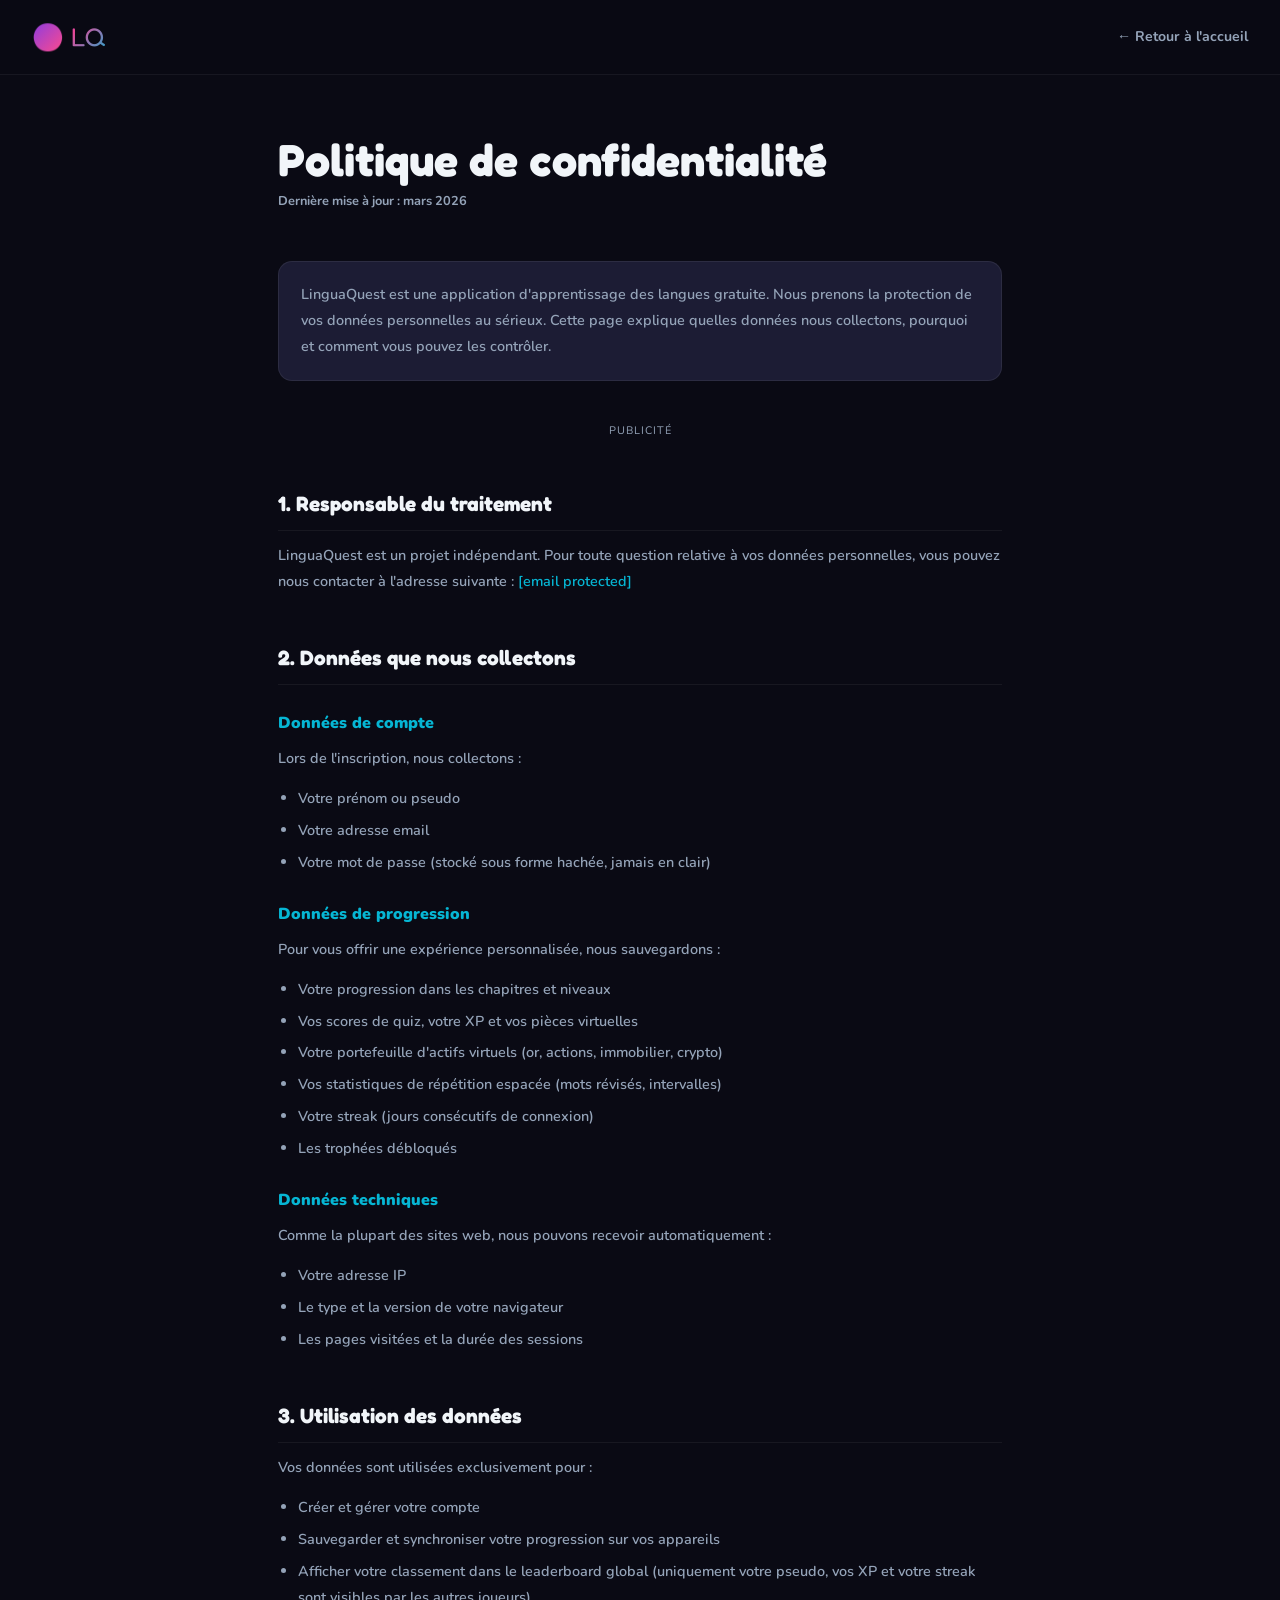
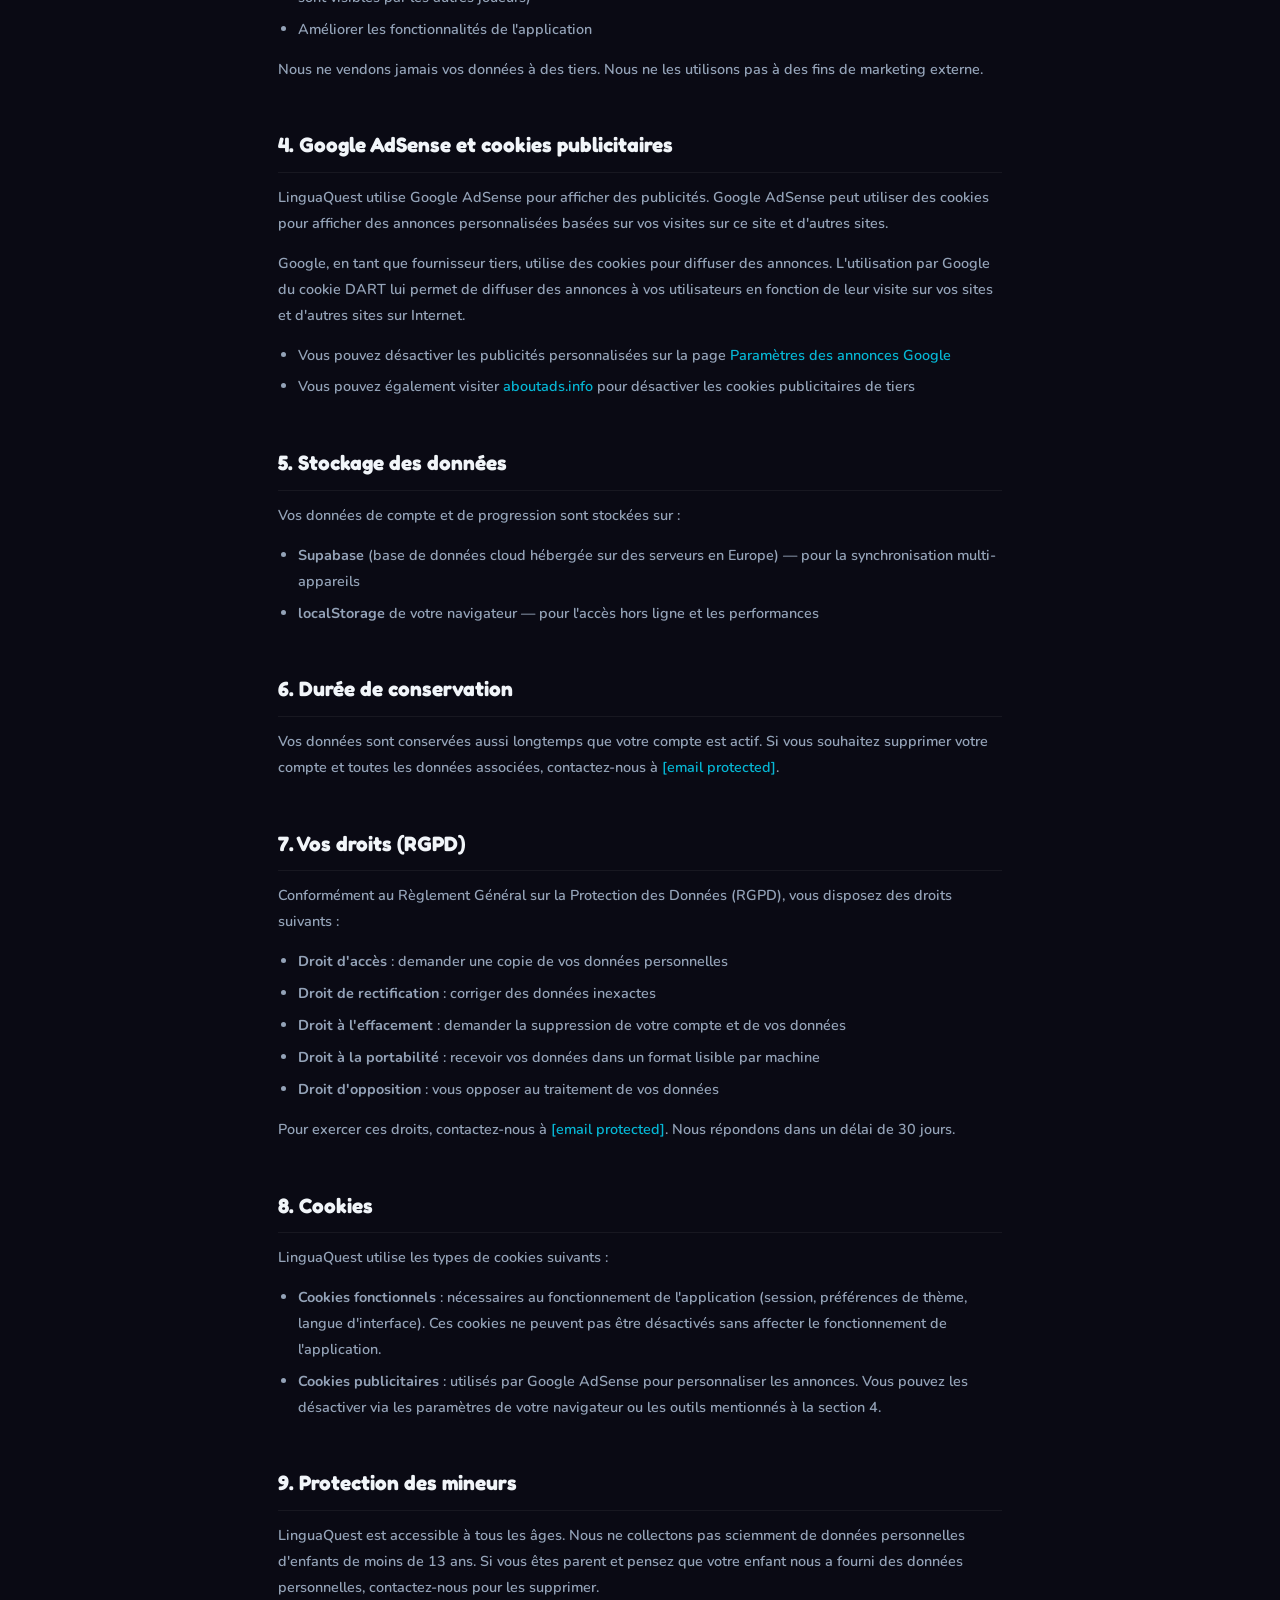
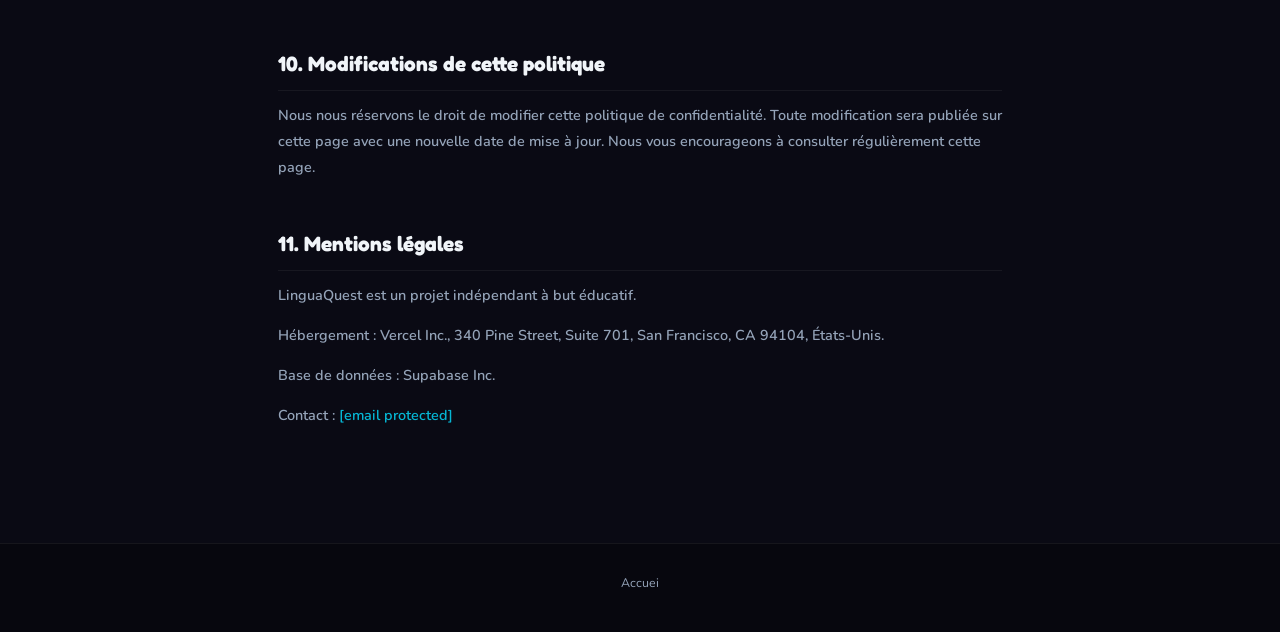
<file: privacy.html>
<!DOCTYPE html>
<html lang="fr">
<head>
  <meta charset="UTF-8">
    <!-- Favicon -->
  <link rel="icon" type="image/svg+xml" href="favicon.svg">
  <link rel="alternate icon" href="favicon.svg">
  <link rel="apple-touch-icon" href="favicon.svg">
  <meta name="theme-color" content="#0a0a14">
  <meta name="viewport" content="width=device-width, initial-scale=1.0">
  <title>Politique de confidentialité — LinguaQuest</title>
  <meta name="description" content="Politique de confidentialité de LinguaQuest : comment nous collectons, utilisons et protégeons vos données personnelles.">
  <link rel="canonical" href="https://linguaquest-six.vercel.app/privacy.html">
  <link href="https://fonts.googleapis.com/css2?family=Fredoka+One&family=Nunito:wght@400;600;700;800;900&display=swap" rel="stylesheet">
<style>
    :root {
      --bg:#0a0a14; --card:#141428; --card2:#1c1c34;
      --accent:#7c3aed; --accent2:#ec4899; --accent3:#06b6d4;
      --text:#f1f5f9; --muted:#94a3b8;
    }
    * { margin:0; padding:0; box-sizing:border-box; }
    body { font-family:'Nunito',sans-serif; background:var(--bg); color:var(--text); line-height:1.8; }

    .stars { position:fixed; inset:0; z-index:0; pointer-events:none; }
    .star { position:absolute; border-radius:50%; background:white; animation:twinkle var(--d,3s) ease-in-out infinite alternate; opacity:var(--o,.2); }
    @keyframes twinkle { to { opacity:calc(var(--o,.2)*0.1); } }

    nav {
      position:sticky; top:0; z-index:100;
      display:flex; align-items:center; justify-content:space-between;
      padding:14px 32px;
      background:rgba(10,10,20,.92); backdrop-filter:blur(12px);
      border-bottom:1px solid rgba(255,255,255,.06);
    }
    .nav-logo {
      font-family:'Fredoka One',cursive; font-size:1.6rem;
      background:linear-gradient(135deg,var(--accent),var(--accent2) 50%,var(--accent3));
      -webkit-background-clip:text; -webkit-text-fill-color:transparent;
      text-decoration:none;
    }
    .nav-back {
      color:var(--muted); text-decoration:none; font-size:.88rem; font-weight:700;
      transition:color .2s; display:flex; align-items:center; gap:6px;
    }
    .nav-back:hover { color:var(--text); }

    .page { position:relative; z-index:1; max-width:780px; margin:0 auto; padding:60px 28px 100px; }

    .page-title {
      font-family:'Fredoka One',cursive;
      font-size:clamp(1.8rem,5vw,2.8rem);
      margin-bottom:6px; line-height:1.1;
    }
    .page-date { font-size:.8rem; color:var(--muted); font-weight:700; margin-bottom:48px; }

    /* Ad */
    .ad-block { margin:40px 0; text-align:center; }
    .ad-lbl { font-size:.68rem; color:var(--muted); letter-spacing:1px; text-transform:uppercase; margin-bottom:8px; }

    /* Content */
    h2 {
      font-family:'Fredoka One',cursive; font-size:1.3rem;
      margin:44px 0 12px;
      padding-bottom:8px;
      border-bottom:1px solid rgba(255,255,255,.06);
    }
    h3 { font-size:1rem; font-weight:900; margin:24px 0 8px; color:var(--accent3); }
    p { font-size:.9rem; color:var(--muted); margin-bottom:14px; font-weight:600; }
    ul { margin:0 0 14px 20px; }
    ul li { font-size:.9rem; color:var(--muted); margin-bottom:6px; font-weight:600; }
    a { color:var(--accent3); text-decoration:none; }
    a:hover { text-decoration:underline; }

    .highlight-box {
      background:var(--card2); border:1px solid rgba(255,255,255,.07);
      border-radius:14px; padding:20px 22px; margin:20px 0;
    }
    .highlight-box p { margin:0; }

    footer {
      background:rgba(0,0,0,.3); border-top:1px solid rgba(255,255,255,.06);
      padding:28px 32px; text-align:center;
      font-size:.78rem; color:var(--muted);
    }
    footer a { color:var(--muted); text-decoration:none; margin:0 10px; }
    footer a:hover { color:var(--text); }
  </style>
  <script async src="https://pagead2.googlesyndication.com/pagead/js/adsbygoogle.js?client=ca-pub-7915647470407065" crossorigin="anonymous"></script>
</head>
<body>

<div class="stars" id="stars"></div>

<nav>
  <a href="landing.html" class="nav-logo">🌍 LQ</a>
  <a href="landing.html" class="nav-back">← Retour à l'accueil</a>
</nav>

<div class="page">

  <h1 class="page-title">Politique de confidentialité</h1>
  <div class="page-date">Dernière mise à jour : mars 2026</div>

  <div class="highlight-box">
    <p>LinguaQuest est une application d'apprentissage des langues gratuite. Nous prenons la protection de vos données personnelles au sérieux. Cette page explique quelles données nous collectons, pourquoi et comment vous pouvez les contrôler.</p>
  </div>

  <!-- Ad -->
  <div class="ad-block">
    <div class="ad-lbl">Publicité</div>

  </div>

  <h2>1. Responsable du traitement</h2>
  <p>LinguaQuest est un projet indépendant. Pour toute question relative à vos données personnelles, vous pouvez nous contacter à l'adresse suivante : <a href="/cdn-cgi/l/email-protection#a3c0cccdd7c2c0d7e3cfcacdc4d6c2d2d6c6d0d78dc2d3d3"><span class="__cf_email__" data-cfemail="74171b1a0015170034181d1a13011505011107005a150404">[email&#160;protected]</span></a></p>

  <h2>2. Données que nous collectons</h2>

  <h3>Données de compte</h3>
  <p>Lors de l'inscription, nous collectons :</p>
  <ul>
    <li>Votre prénom ou pseudo</li>
    <li>Votre adresse email</li>
    <li>Votre mot de passe (stocké sous forme hachée, jamais en clair)</li>
  </ul>

  <h3>Données de progression</h3>
  <p>Pour vous offrir une expérience personnalisée, nous sauvegardons :</p>
  <ul>
    <li>Votre progression dans les chapitres et niveaux</li>
    <li>Vos scores de quiz, votre XP et vos pièces virtuelles</li>
    <li>Votre portefeuille d'actifs virtuels (or, actions, immobilier, crypto)</li>
    <li>Vos statistiques de répétition espacée (mots révisés, intervalles)</li>
    <li>Votre streak (jours consécutifs de connexion)</li>
    <li>Les trophées débloqués</li>
  </ul>

  <h3>Données techniques</h3>
  <p>Comme la plupart des sites web, nous pouvons recevoir automatiquement :</p>
  <ul>
    <li>Votre adresse IP</li>
    <li>Le type et la version de votre navigateur</li>
    <li>Les pages visitées et la durée des sessions</li>
  </ul>

  <h2>3. Utilisation des données</h2>
  <p>Vos données sont utilisées exclusivement pour :</p>
  <ul>
    <li>Créer et gérer votre compte</li>
    <li>Sauvegarder et synchroniser votre progression sur vos appareils</li>
    <li>Afficher votre classement dans le leaderboard global (uniquement votre pseudo, vos XP et votre streak sont visibles par les autres joueurs)</li>
    <li>Améliorer les fonctionnalités de l'application</li>
  </ul>
  <p>Nous ne vendons jamais vos données à des tiers. Nous ne les utilisons pas à des fins de marketing externe.</p>

  <h2>4. Google AdSense et cookies publicitaires</h2>
  <p>LinguaQuest utilise Google AdSense pour afficher des publicités. Google AdSense peut utiliser des cookies pour afficher des annonces personnalisées basées sur vos visites sur ce site et d'autres sites.</p>
  <p>Google, en tant que fournisseur tiers, utilise des cookies pour diffuser des annonces. L'utilisation par Google du cookie DART lui permet de diffuser des annonces à vos utilisateurs en fonction de leur visite sur vos sites et d'autres sites sur Internet.</p>
  <ul>
    <li>Vous pouvez désactiver les publicités personnalisées sur la page <a href="https://www.google.com/settings/ads" target="_blank" rel="noopener">Paramètres des annonces Google</a></li>
    <li>Vous pouvez également visiter <a href="https://www.aboutads.info/" target="_blank" rel="noopener">aboutads.info</a> pour désactiver les cookies publicitaires de tiers</li>
  </ul>

  <h2>5. Stockage des données</h2>
  <p>Vos données de compte et de progression sont stockées sur :</p>
  <ul>
    <li><strong>Supabase</strong> (base de données cloud hébergée sur des serveurs en Europe) — pour la synchronisation multi-appareils</li>
    <li><strong>localStorage</strong> de votre navigateur — pour l'accès hors ligne et les performances</li>
  </ul>

  <h2>6. Durée de conservation</h2>
  <p>Vos données sont conservées aussi longtemps que votre compte est actif. Si vous souhaitez supprimer votre compte et toutes les données associées, contactez-nous à <a href="/cdn-cgi/l/email-protection#0665696872676572466a6f68617367777363757228677676"><span class="__cf_email__" data-cfemail="40232f2e34212334002c292e27352131352533346e213030">[email&#160;protected]</span></a>.</p>

  <h2>7. Vos droits (RGPD)</h2>
  <p>Conformément au Règlement Général sur la Protection des Données (RGPD), vous disposez des droits suivants :</p>
  <ul>
    <li><strong>Droit d'accès</strong> : demander une copie de vos données personnelles</li>
    <li><strong>Droit de rectification</strong> : corriger des données inexactes</li>
    <li><strong>Droit à l'effacement</strong> : demander la suppression de votre compte et de vos données</li>
    <li><strong>Droit à la portabilité</strong> : recevoir vos données dans un format lisible par machine</li>
    <li><strong>Droit d'opposition</strong> : vous opposer au traitement de vos données</li>
  </ul>
  <p>Pour exercer ces droits, contactez-nous à <a href="/cdn-cgi/l/email-protection#3c5f5352485d5f487c5055525b495d4d49594f48125d4c4c"><span class="__cf_email__" data-cfemail="7615191802171502361a1f18110317070313050258170606">[email&#160;protected]</span></a>. Nous répondons dans un délai de 30 jours.</p>

  <h2>8. Cookies</h2>
  <p>LinguaQuest utilise les types de cookies suivants :</p>
  <ul>
    <li><strong>Cookies fonctionnels</strong> : nécessaires au fonctionnement de l'application (session, préférences de thème, langue d'interface). Ces cookies ne peuvent pas être désactivés sans affecter le fonctionnement de l'application.</li>
    <li><strong>Cookies publicitaires</strong> : utilisés par Google AdSense pour personnaliser les annonces. Vous pouvez les désactiver via les paramètres de votre navigateur ou les outils mentionnés à la section 4.</li>
  </ul>

  <h2>9. Protection des mineurs</h2>
  <p>LinguaQuest est accessible à tous les âges. Nous ne collectons pas sciemment de données personnelles d'enfants de moins de 13 ans. Si vous êtes parent et pensez que votre enfant nous a fourni des données personnelles, contactez-nous pour les supprimer.</p>

  <h2>10. Modifications de cette politique</h2>
  <p>Nous nous réservons le droit de modifier cette politique de confidentialité. Toute modification sera publiée sur cette page avec une nouvelle date de mise à jour. Nous vous encourageons à consulter régulièrement cette page.</p>

  <h2 id="mentions">11. Mentions légales</h2>
  <p>LinguaQuest est un projet indépendant à but éducatif.</p>
  <p>Hébergement : Vercel Inc., 340 Pine Street, Suite 701, San Francisco, CA 94104, États-Unis.</p>
  <p>Base de données : Supabase Inc.</p>
  <p>Contact : <a href="/cdn-cgi/l/email-protection#2d4e4243594c4e596d4144434a584c5c58485e59034c5d5d"><span class="__cf_email__" data-cfemail="c4a7abaab0a5a7b084a8adaaa3b1a5b5b1a1b7b0eaa5b4b4">[email&#160;protected]</span></a></p>

</div>

<footer>
  <div style="margin-bottom:10px;">
    <a href="landing.html">Accuei
</file>
